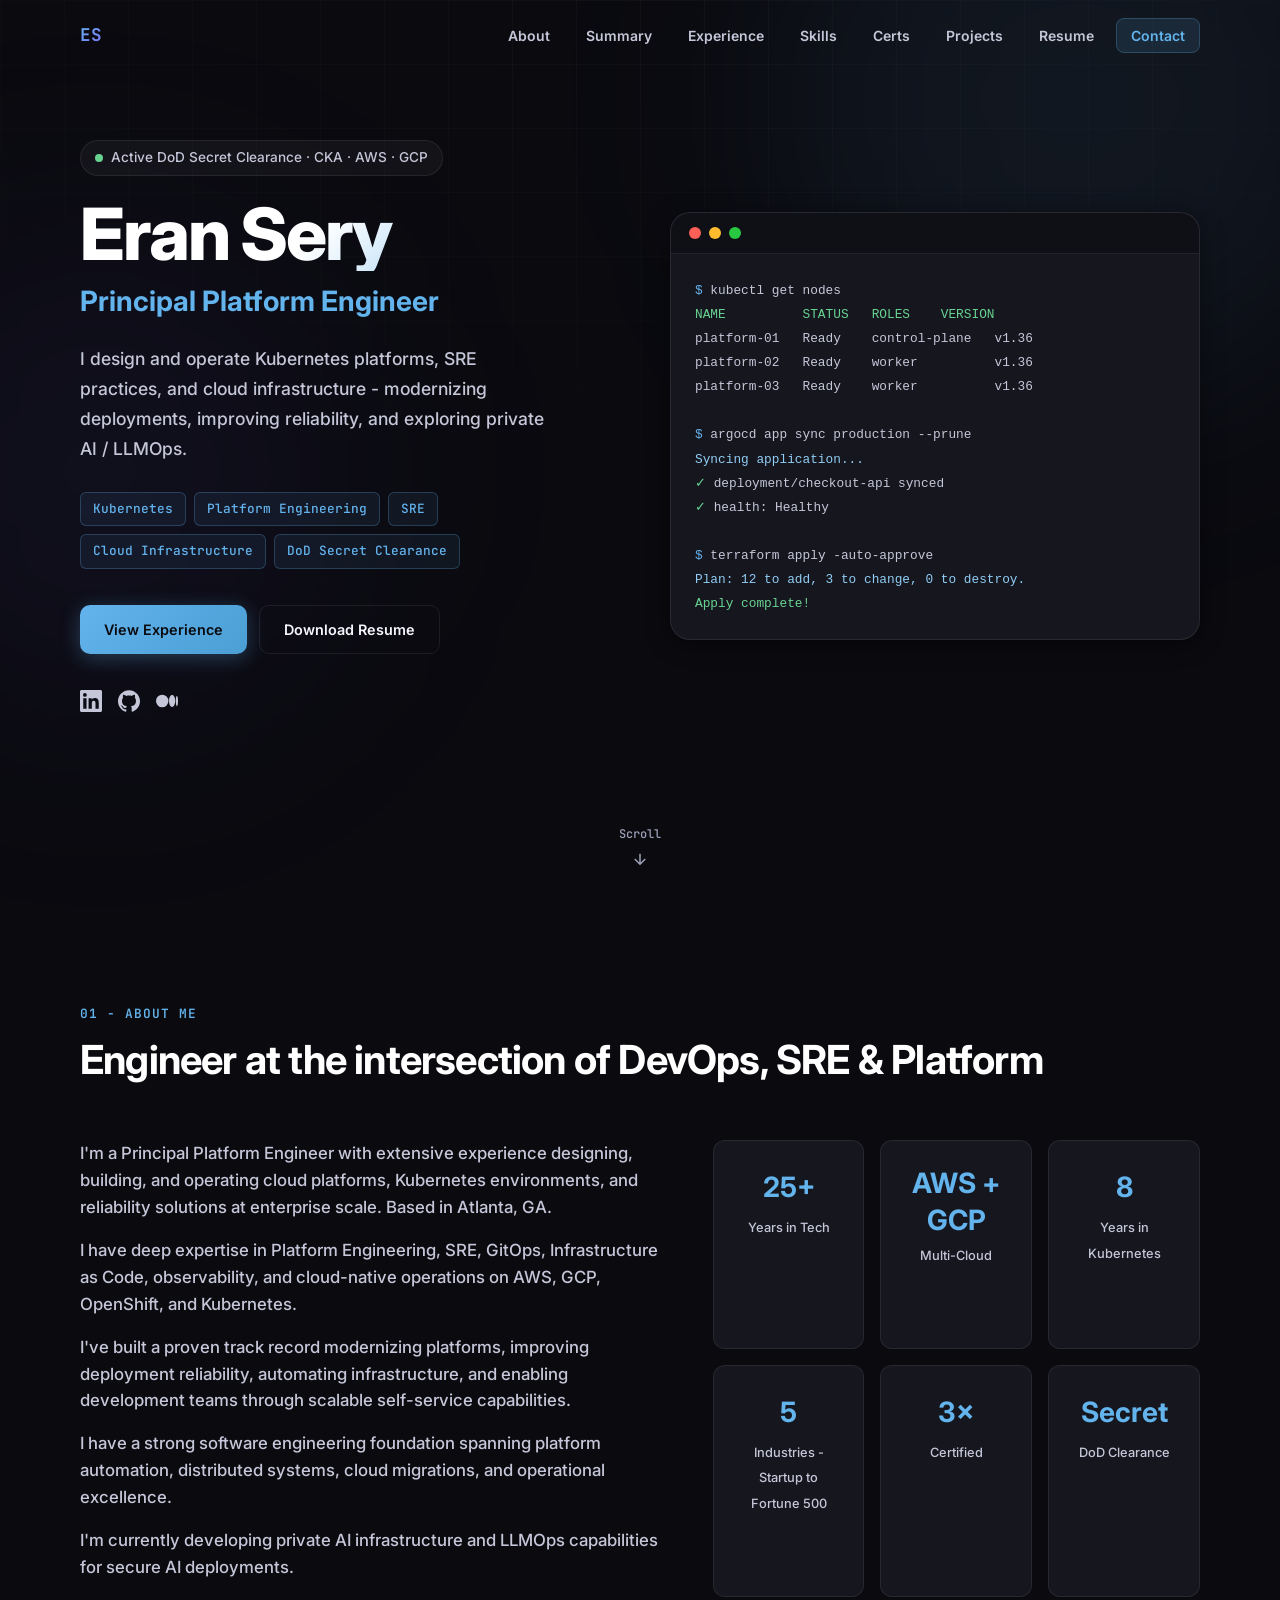
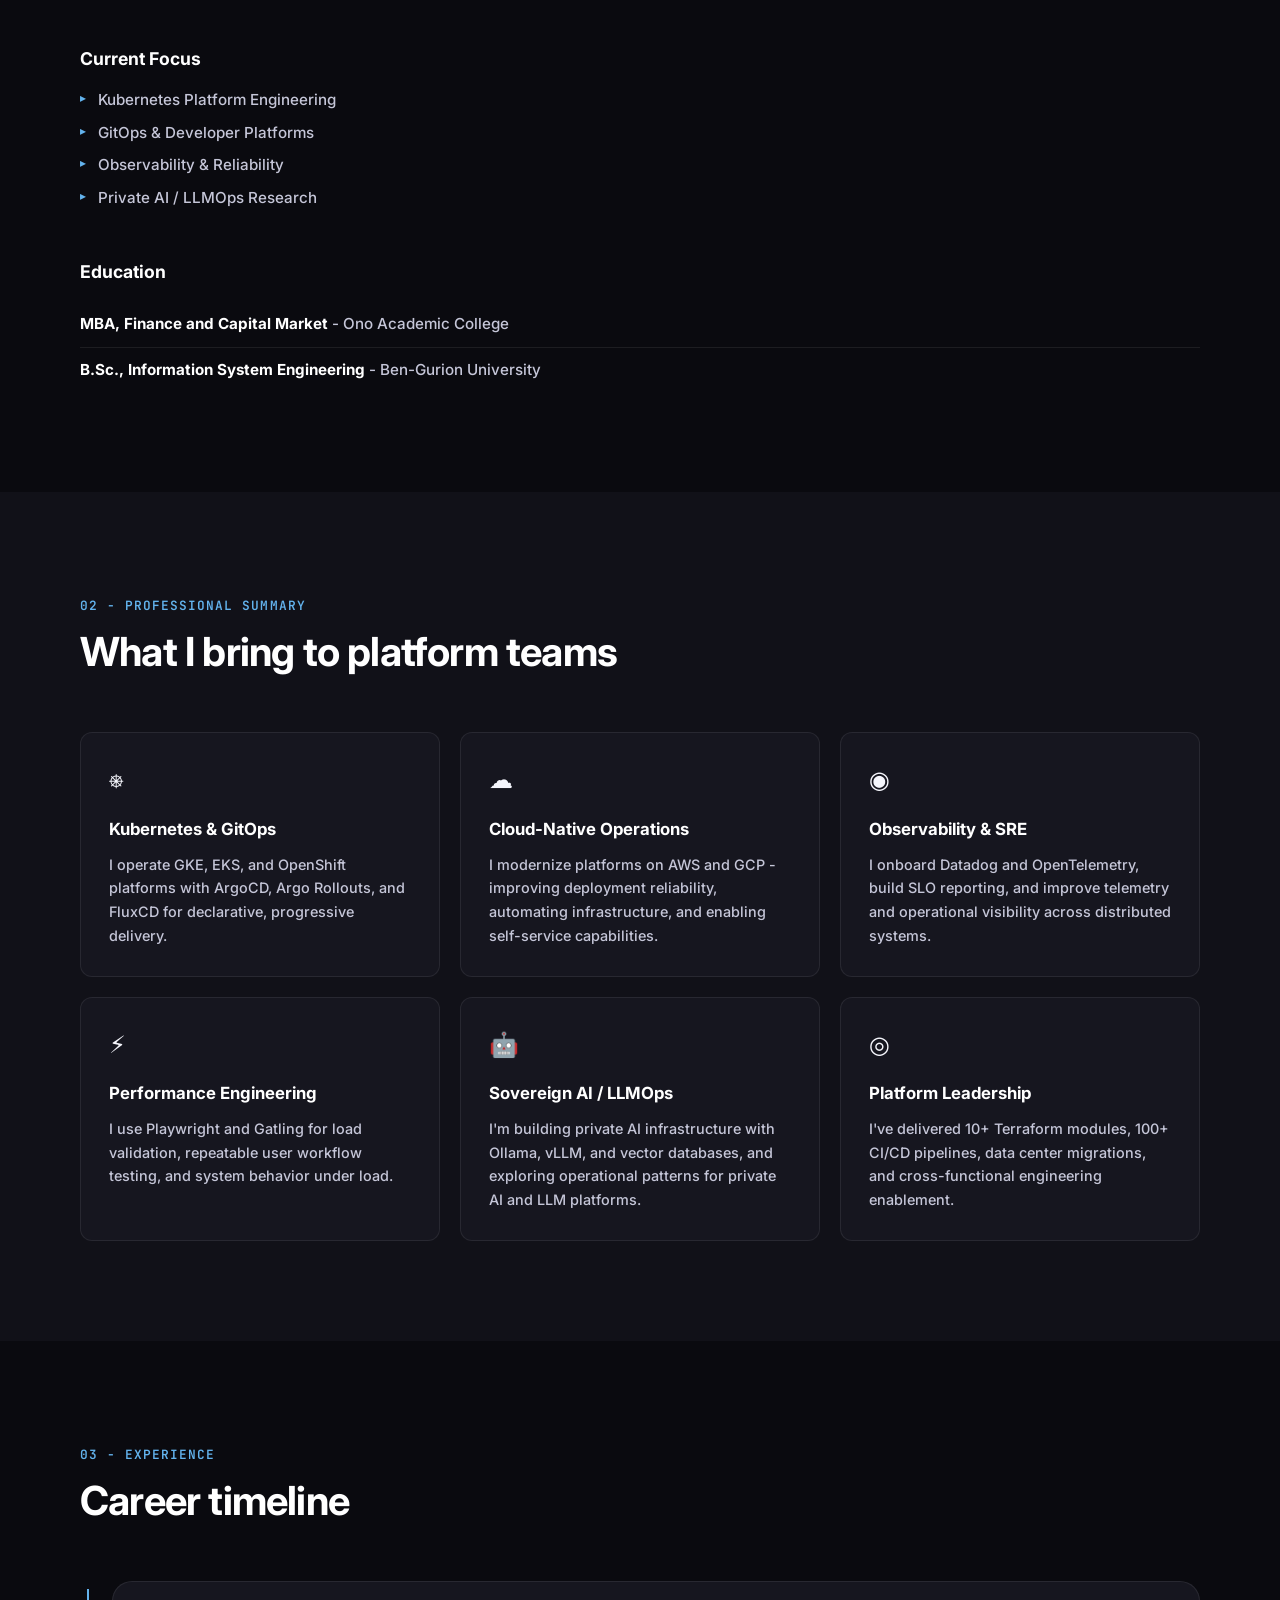
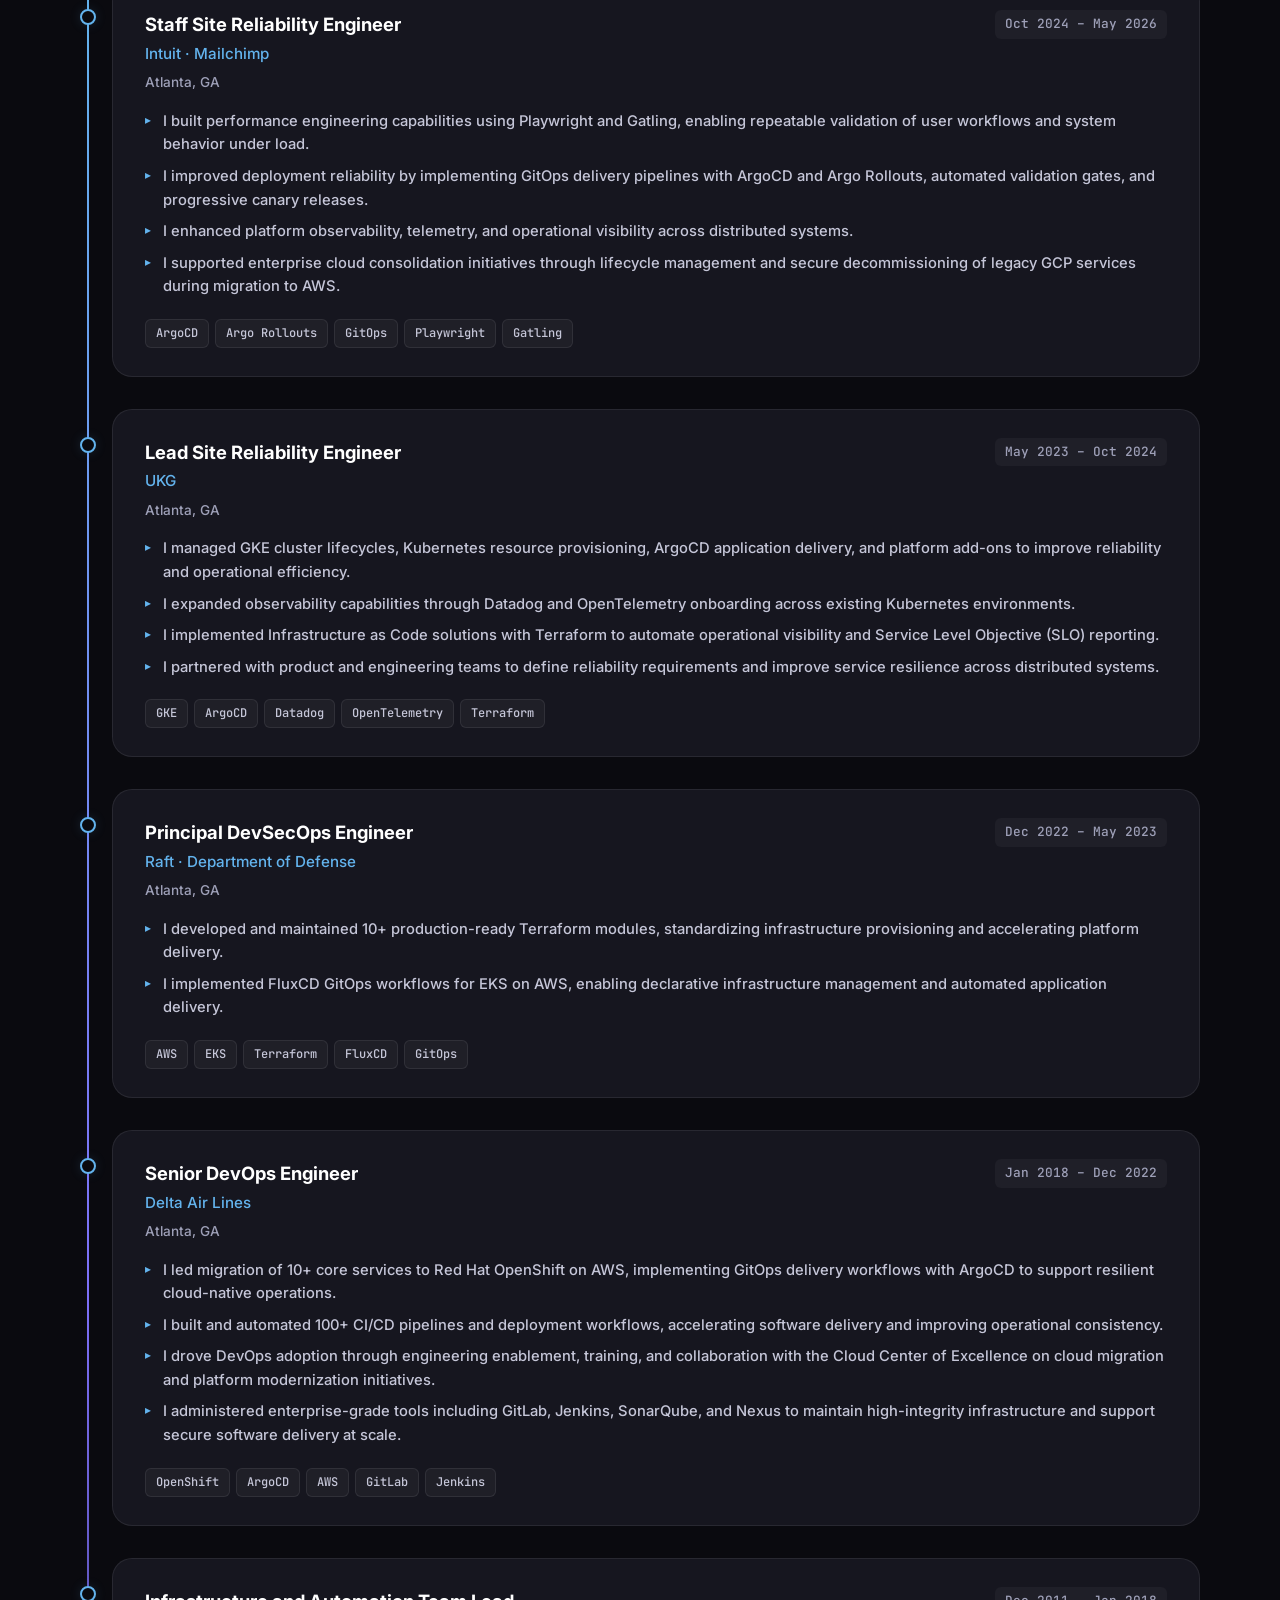
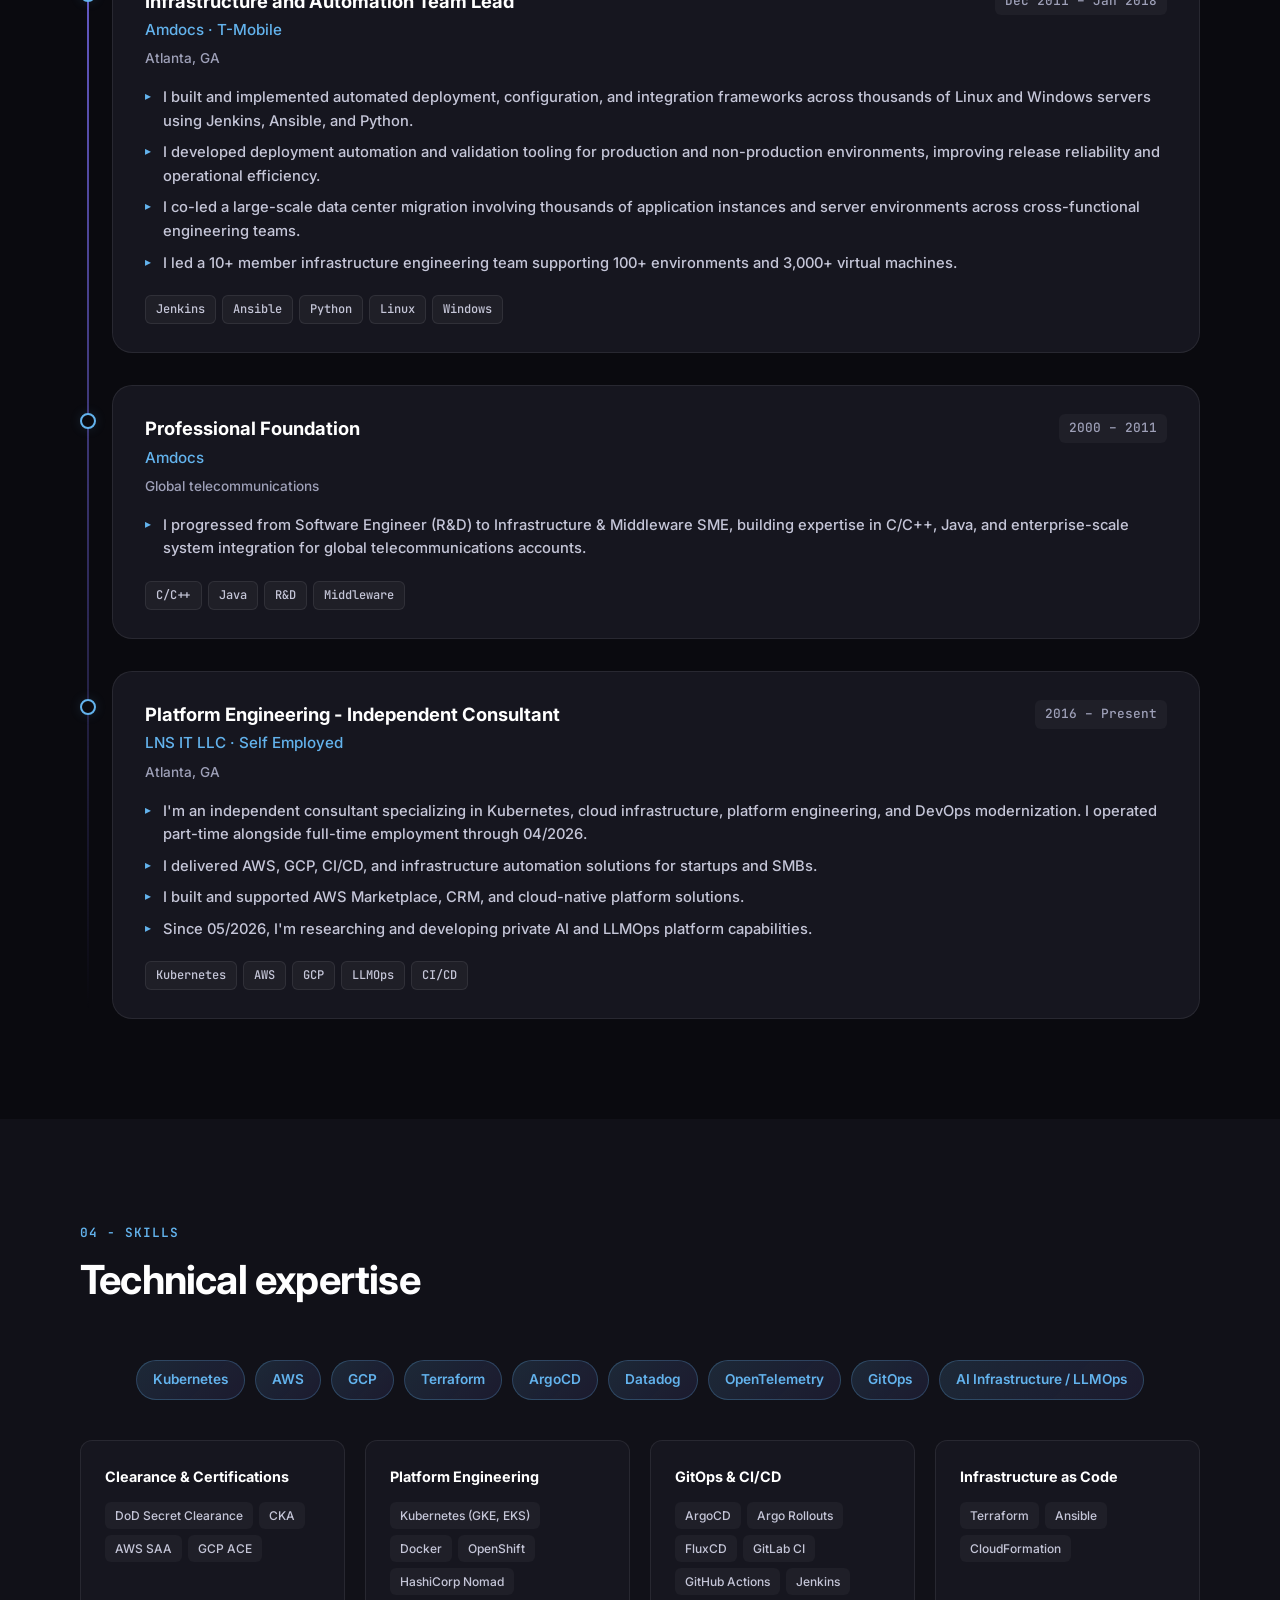
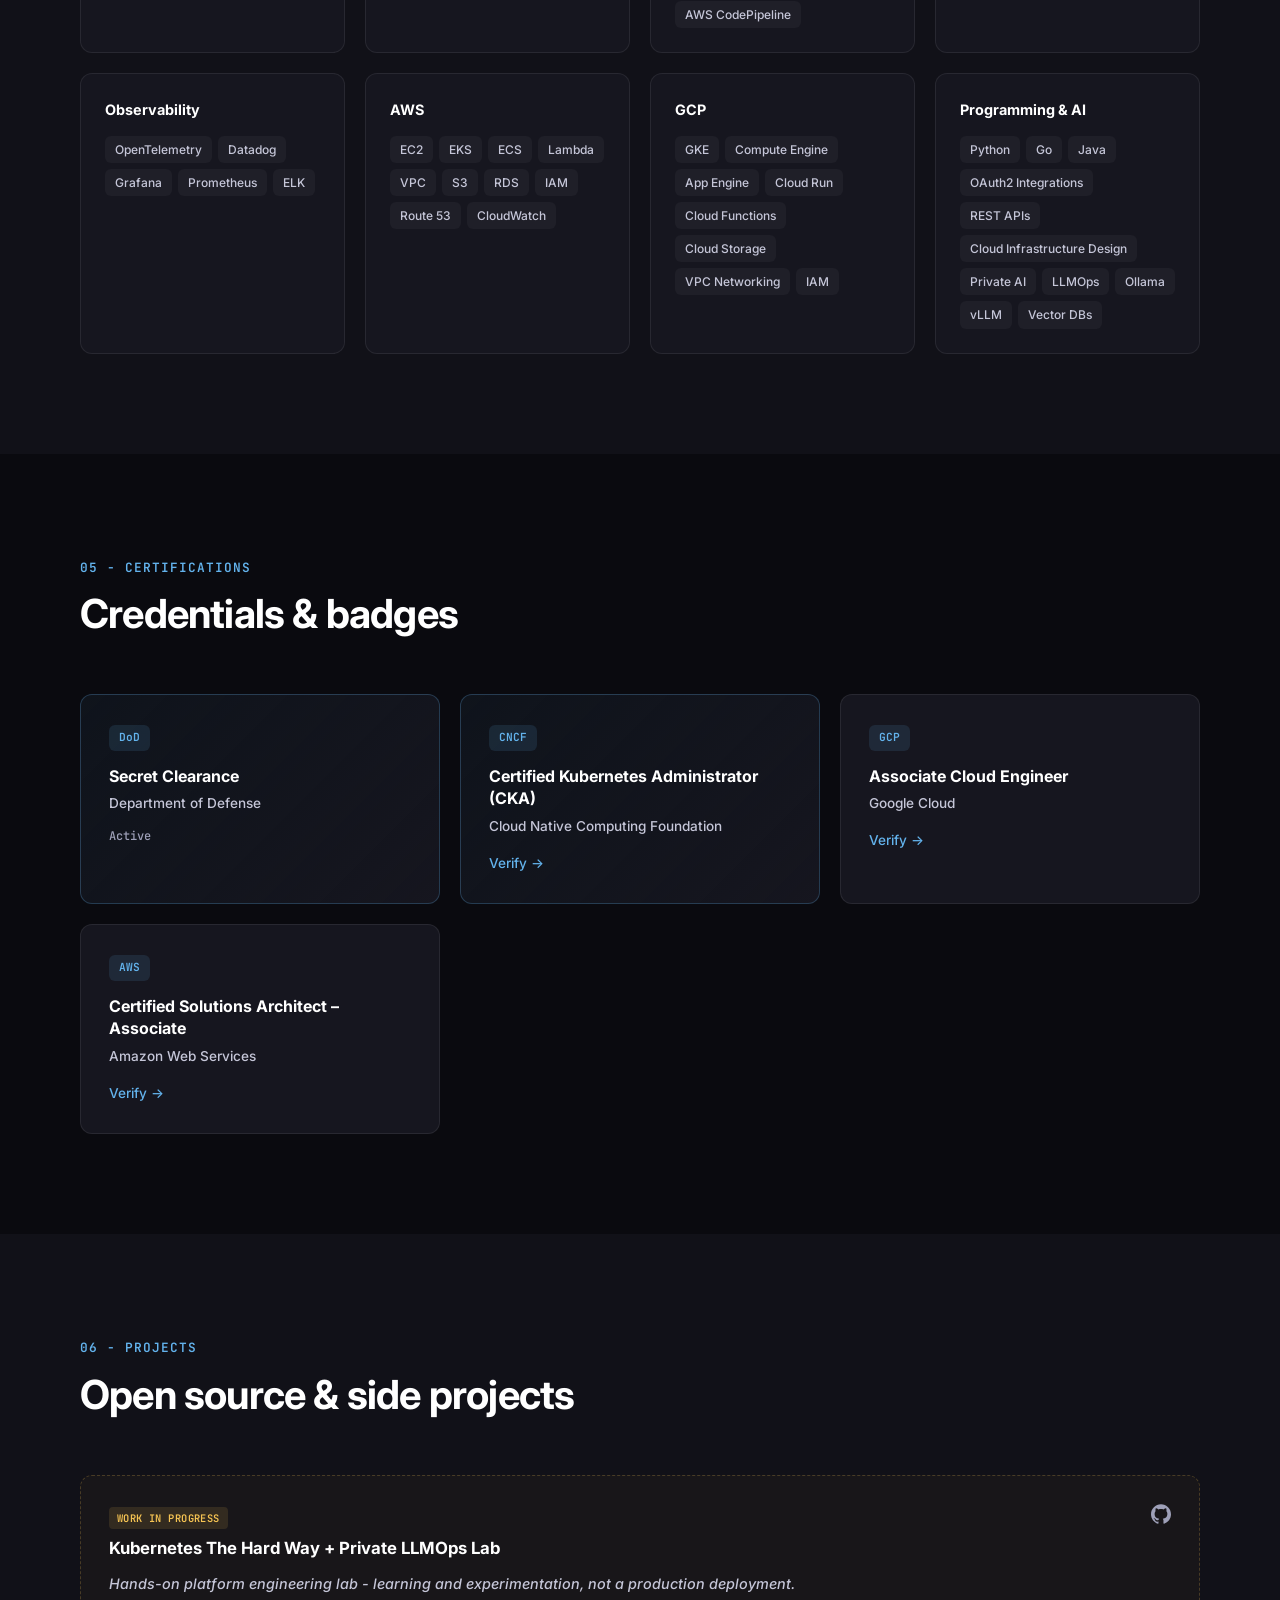
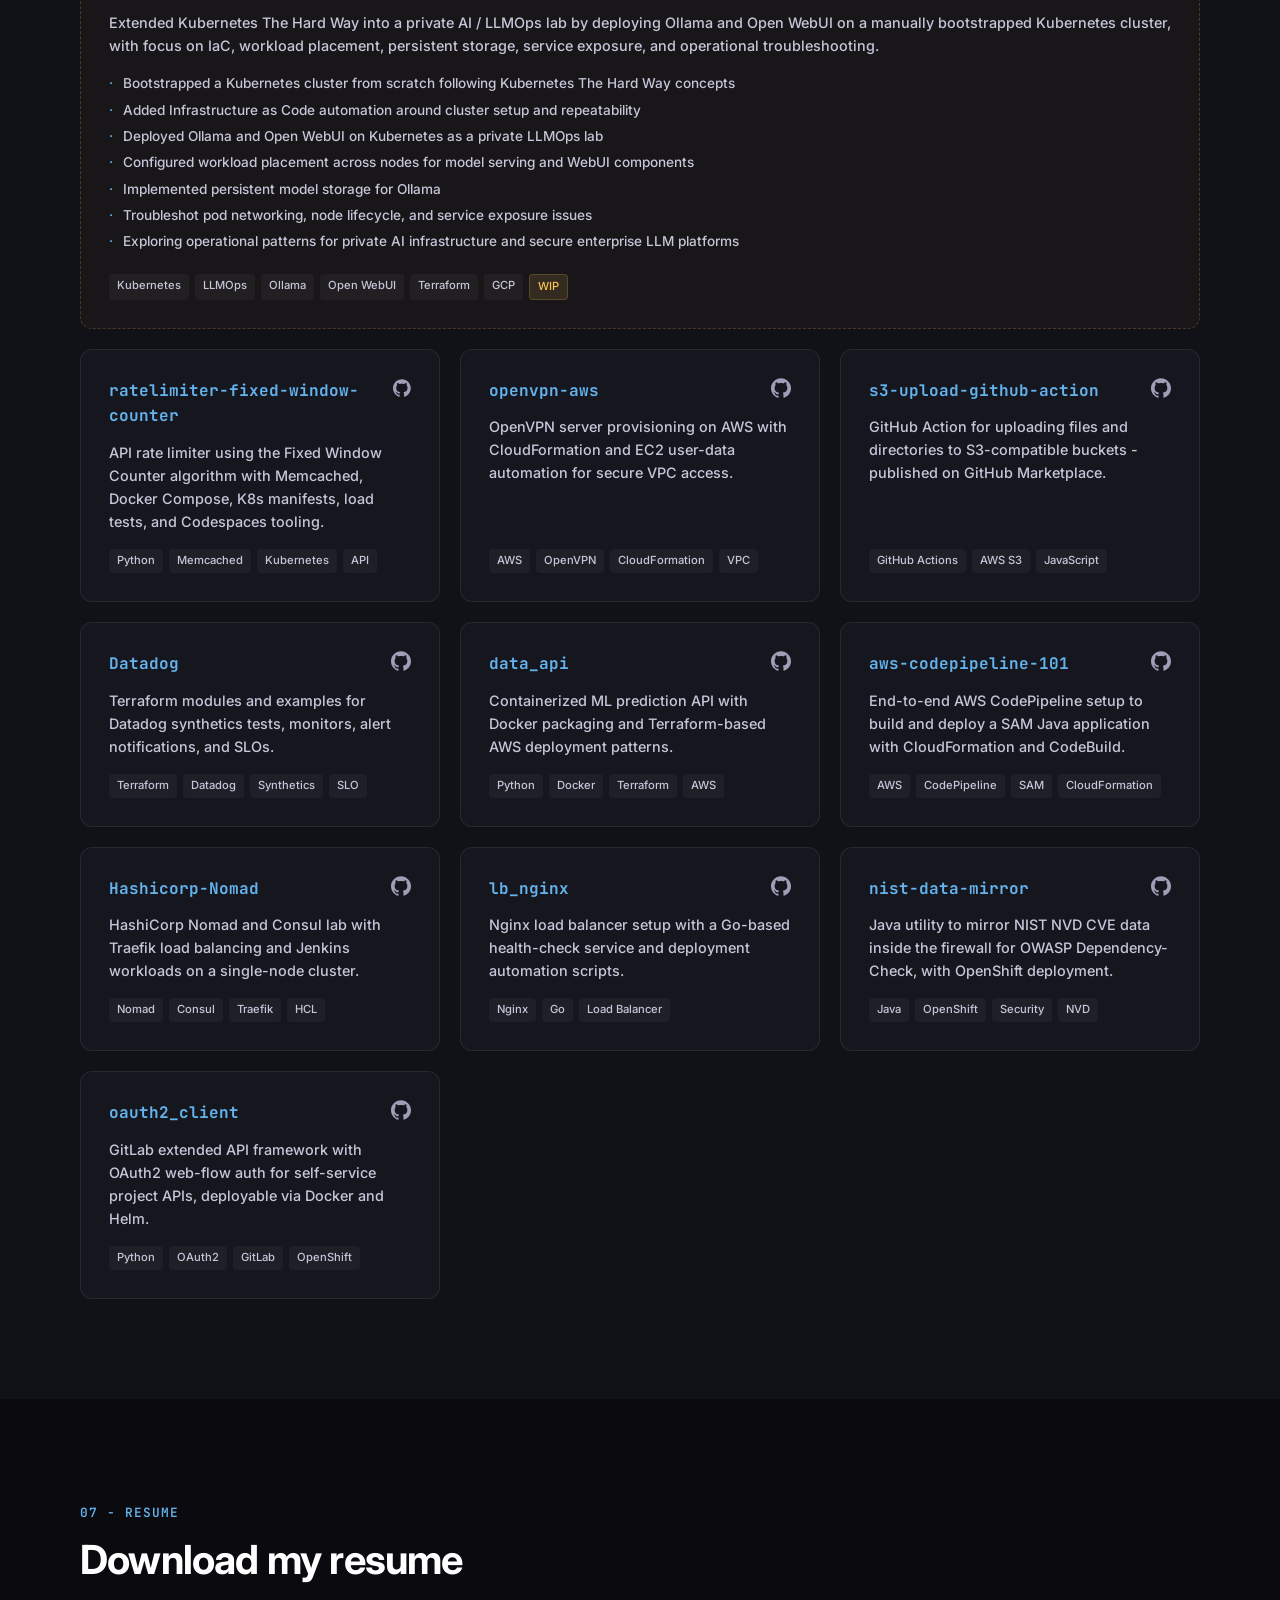
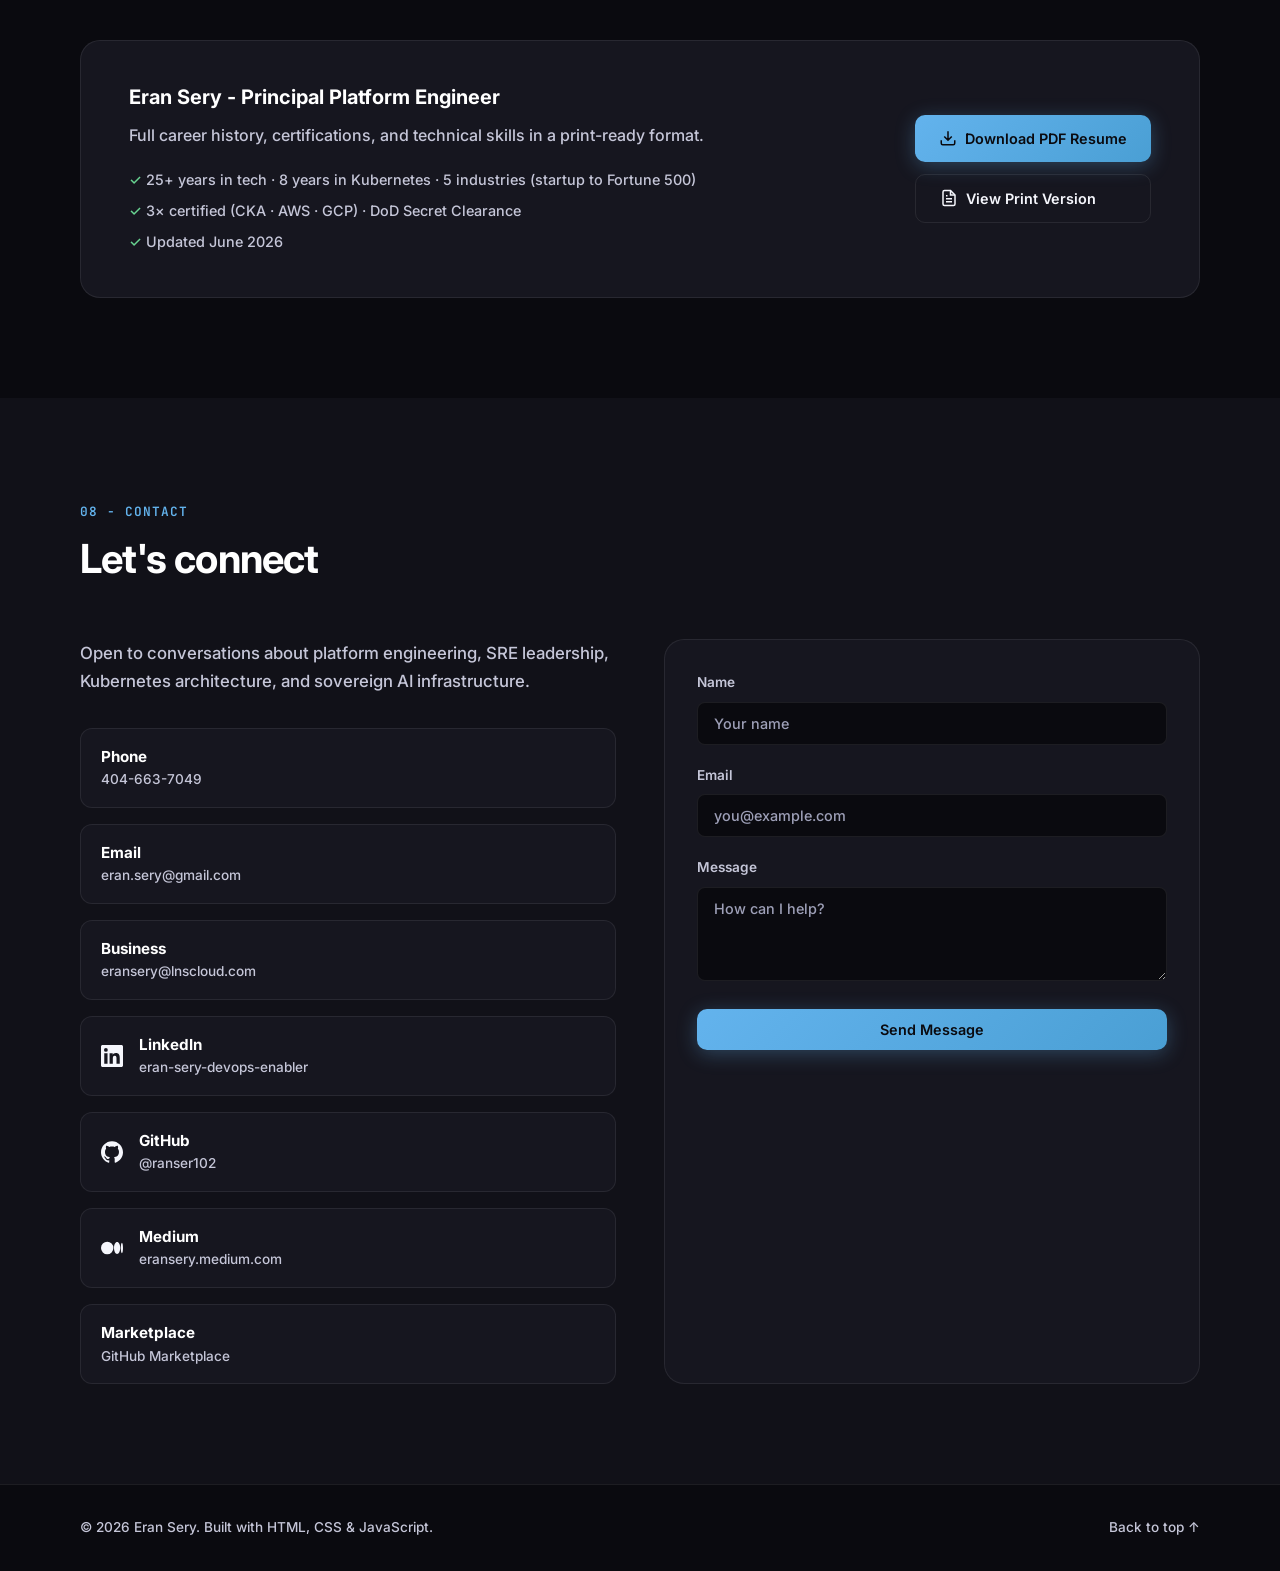
<file: index.html>
<!DOCTYPE html>
<html lang="en">
<head>
  <meta charset="UTF-8">
  <meta name="viewport" content="width=device-width, initial-scale=1.0">
  <meta name="description" content="Eran Sery - Principal Platform Engineer specializing in Kubernetes, Platform Engineering, SRE, and Cloud Infrastructure.">
  <meta name="author" content="Eran Sery">
  <meta property="og:title" content="Eran Sery | Principal Platform Engineer">
  <meta property="og:description" content="Kubernetes, Platform Engineering, SRE, Cloud Infrastructure, GitOps, and AI Infrastructure.">
  <meta property="og:type" content="website">
  <title>Eran Sery | Principal Platform Engineer</title>
  <link rel="icon" href="assets/favicon.svg" type="image/svg+xml">
  <link rel="preconnect" href="https://fonts.googleapis.com">
  <link rel="preconnect" href="https://fonts.gstatic.com" crossorigin>
  <link href="https://fonts.googleapis.com/css2?family=Inter:wght@400;500;600;700;800&family=JetBrains+Mono:wght@400;500;600&display=swap" rel="stylesheet">
  <link rel="stylesheet" href="styles.css">
</head>
<body>
  <div class="bg-grid" aria-hidden="true"></div>
  <div class="bg-glow bg-glow--1" aria-hidden="true"></div>
  <div class="bg-glow bg-glow--2" aria-hidden="true"></div>

  <header class="header" id="header">
    <nav class="nav container" aria-label="Primary">
      <a href="#hero" class="nav__logo">ES</a>
      <button class="nav__toggle" id="nav-toggle" aria-label="Toggle navigation" aria-expanded="false">
        <span></span>
        <span></span>
        <span></span>
      </button>
      <ul class="nav__links" id="nav-links">
        <li><a href="#about">About</a></li>
        <li><a href="#summary">Summary</a></li>
        <li><a href="#experience">Experience</a></li>
        <li><a href="#skills">Skills</a></li>
        <li><a href="#certifications">Certs</a></li>
        <li><a href="#projects">Projects</a></li>
        <li><a href="#resume">Resume</a></li>
        <li><a href="#contact" class="nav__cta">Contact</a></li>
      </ul>
    </nav>
  </header>

  <main>
    <!-- Hero -->
    <section class="hero section" id="hero">
      <div class="container hero__inner">
        <div class="hero__content">
          <p class="hero__eyebrow">
            <span class="status-dot"></span>
            Active DoD Secret Clearance · CKA · AWS · GCP
          </p>
          <h1 class="hero__title">
            Eran Sery
          </h1>
          <p class="hero__subtitle">Principal Platform Engineer</p>
          <p class="hero__tagline">
            I design and operate Kubernetes platforms, SRE practices, and cloud infrastructure -
            modernizing deployments, improving reliability, and exploring private AI / LLMOps.
          </p>
          <div class="hero__focus">
            <span>Kubernetes</span>
            <span>Platform Engineering</span>
            <span>SRE</span>
            <span>Cloud Infrastructure</span>
            <span>DoD Secret Clearance</span>
          </div>
          <div class="hero__actions">
            <a href="#experience" class="btn btn--primary">View Experience</a>
            <a href="assets/Eran-Sery-CV.pdf" class="btn btn--ghost" download>Download Resume</a>
          </div>
          <div class="hero__social">
            <a href="https://linkedin.com/in/eran-sery-devops-enabler" target="_blank" rel="noopener noreferrer" aria-label="LinkedIn">
              <svg viewBox="0 0 24 24" fill="currentColor" aria-hidden="true"><path d="M20.447 20.452h-3.554v-5.569c0-1.328-.027-3.037-1.852-3.037-1.853 0-2.136 1.445-2.136 2.939v5.667H9.351V9h3.414v1.561h.046c.477-.9 1.637-1.85 3.37-1.85 3.601 0 4.267 2.37 4.267 5.455v6.286zM5.337 7.433a2.062 2.062 0 01-2.063-2.065 2.064 2.064 0 114.126 0 2.063 2.063 0 01-2.063 2.065zm1.782 13.019H3.555V9h3.564v11.452zM22.225 0H1.771C.792 0 0 .774 0 1.729v20.542C0 23.227.792 24 1.771 24h20.451C23.2 24 24 23.227 24 22.271V1.729C24 .774 23.2 0 22.222 0h.003z"/></svg>
            </a>
            <a href="https://github.com/ranser102" target="_blank" rel="noopener noreferrer" aria-label="GitHub">
              <svg viewBox="0 0 24 24" fill="currentColor" aria-hidden="true"><path d="M12 .297c-6.63 0-12 5.373-12 12 0 5.303 3.438 9.8 8.205 11.385.6.113.82-.258.82-.577 0-.285-.01-1.04-.015-2.04-3.338.724-4.042-1.61-4.042-1.61C4.422 18.07 3.633 17.7 3.633 17.7c-1.087-.744.084-.729.084-.729 1.205.084 1.838 1.236 1.838 1.236 1.07 1.835 2.809 1.305 3.495.998.108-.776.417-1.305.76-1.605-2.665-.3-5.466-1.332-5.466-5.93 0-1.31.465-2.38 1.235-3.22-.135-.303-.54-1.523.105-3.176 0 0 1.005-.322 3.3 1.23.96-.267 1.98-.399 3-.405 1.02.006 2.04.138 3 .405 2.28-1.552 3.285-1.23 3.285-1.23.645 1.653.24 2.873.12 3.176.765.84 1.23 1.91 1.23 3.22 0 4.61-2.805 5.625-5.475 5.92.42.36.81 1.096.81 2.22 0 1.606-.015 2.896-.015 3.286 0 .315.21.69.825.57C20.565 22.092 24 17.592 24 12.297c0-6.627-5.373-12-12-12"/></svg>
            </a>
            <a href="https://eransery.medium.com" target="_blank" rel="noopener noreferrer" aria-label="Medium">
              <svg viewBox="0 0 24 24" fill="currentColor" aria-hidden="true"><path d="M13.54 12a6.8 6.8 0 01-6.77 6.82A6.8 6.8 0 010 12a6.8 6.8 0 016.77-6.82A6.8 6.8 0 0113.54 12zM20.96 12c0 3.54-1.51 6.42-3.38 6.42-1.87 0-3.39-2.88-3.39-6.42s1.52-6.42 3.39-6.42 3.38 2.88 3.38 6.42M24 12c0 3.17-.53 5.75-1.19 5.75-.66 0-1.19-2.58-1.19-5.75s.53-5.75 1.19-5.75C23.47 6.25 24 8.83 24 12z"/></svg>
            </a>
          </div>
        </div>
        <div class="hero__terminal" aria-hidden="true">
          <div class="terminal">
            <div class="terminal__bar">
              <span></span><span></span><span></span>
            </div>
            <pre class="terminal__body"><code><span class="t-prompt">$</span> kubectl get nodes
<span class="t-ok">NAME</span>          <span class="t-ok">STATUS</span>   <span class="t-ok">ROLES</span>    <span class="t-ok">VERSION</span>
platform-01   Ready    control-plane   v1.36
platform-02   Ready    worker          v1.36
platform-03   Ready    worker          v1.36

<span class="t-prompt">$</span> argocd app sync production --prune
<span class="t-info">Syncing application...</span>
<span class="t-ok">✓</span> deployment/checkout-api synced
<span class="t-ok">✓</span> health: Healthy

<span class="t-prompt">$</span> terraform apply -auto-approve
<span class="t-info">Plan: 12 to add, 3 to change, 0 to destroy.</span>
<span class="t-ok">Apply complete!</span></code></pre>
          </div>
        </div>
      </div>
      <a href="#about" class="hero__scroll" aria-label="Scroll to about section">
        <span>Scroll</span>
        <svg viewBox="0 0 24 24" fill="none" stroke="currentColor" stroke-width="2"><path d="M12 5v14M5 12l7 7 7-7"/></svg>
      </a>
    </section>

    <!-- About -->
    <section class="section" id="about">
      <div class="container">
        <div class="section__header">
          <span class="section__label">01 - About Me</span>
          <h2 class="section__title">Engineer at the intersection of DevOps, SRE &amp; Platform</h2>
        </div>
        <div class="about__grid">
          <div class="about__text">
            <p>
              I'm a Principal Platform Engineer with extensive experience designing, building, and operating cloud platforms,
              Kubernetes environments, and reliability solutions at enterprise scale. Based in Atlanta, GA.
            </p>
            <p>
              I have deep expertise in Platform Engineering, SRE, GitOps, Infrastructure as Code, observability,
              and cloud-native operations on AWS, GCP, OpenShift, and Kubernetes.
            </p>
            <p>
              I've built a proven track record modernizing platforms, improving deployment reliability, automating infrastructure, and
              enabling development teams through scalable self-service capabilities.
            </p>
            <p>
              I have a strong software engineering foundation spanning platform automation, distributed systems,
              cloud migrations, and operational excellence.
            </p>
            <p>
              I'm currently developing private AI infrastructure and LLMOps capabilities for secure AI deployments.
            </p>
          </div>
          <div class="about__stats">
            <div class="stat-card">
              <span class="stat-card__value">25+</span>
              <span class="stat-card__label">Years in Tech</span>
            </div>
            <div class="stat-card">
              <span class="stat-card__value stat-card__value--text">AWS + GCP</span>
              <span class="stat-card__label">Multi-Cloud</span>
            </div>
            <div class="stat-card">
              <span class="stat-card__value">8</span>
              <span class="stat-card__label">Years in Kubernetes</span>
            </div>
            <div class="stat-card">
              <span class="stat-card__value">5</span>
              <span class="stat-card__label">Industries - Startup to Fortune 500</span>
            </div>
            <div class="stat-card">
              <span class="stat-card__value">3×</span>
              <span class="stat-card__label">Certified</span>
            </div>
            <div class="stat-card">
              <span class="stat-card__value">Secret</span>
              <span class="stat-card__label">DoD Clearance</span>
            </div>
          </div>
        </div>
        <div class="about__focus">
          <h3>Current Focus</h3>
          <ul>
            <li>Kubernetes Platform Engineering</li>
            <li>GitOps &amp; Developer Platforms</li>
            <li>Observability &amp; Reliability</li>
            <li>Private AI / LLMOps Research</li>
          </ul>
        </div>
        <div class="about__education">
          <h3>Education</h3>
          <ul>
            <li>
              <strong>MBA, Finance and Capital Market</strong> - Ono Academic College
            </li>
            <li>
              <strong>B.Sc., Information System Engineering</strong> - Ben-Gurion University
            </li>
          </ul>
        </div>
      </div>
    </section>

    <!-- Summary -->
    <section class="section section--alt" id="summary">
      <div class="container">
        <div class="section__header">
          <span class="section__label">02 - Professional Summary</span>
          <h2 class="section__title">What I bring to platform teams</h2>
        </div>
        <div class="summary__grid">
          <article class="summary-card">
            <div class="summary-card__icon">⎈</div>
            <h3>Kubernetes &amp; GitOps</h3>
            <p>I operate GKE, EKS, and OpenShift platforms with ArgoCD, Argo Rollouts, and FluxCD for declarative, progressive delivery.</p>
          </article>
          <article class="summary-card">
            <div class="summary-card__icon">☁</div>
            <h3>Cloud-Native Operations</h3>
            <p>I modernize platforms on AWS and GCP - improving deployment reliability, automating infrastructure, and enabling self-service capabilities.</p>
          </article>
          <article class="summary-card">
            <div class="summary-card__icon">◉</div>
            <h3>Observability &amp; SRE</h3>
            <p>I onboard Datadog and OpenTelemetry, build SLO reporting, and improve telemetry and operational visibility across distributed systems.</p>
          </article>
          <article class="summary-card">
            <div class="summary-card__icon">⚡</div>
            <h3>Performance Engineering</h3>
            <p>I use Playwright and Gatling for load validation, repeatable user workflow testing, and system behavior under load.</p>
          </article>
          <article class="summary-card">
            <div class="summary-card__icon">🤖</div>
            <h3>Sovereign AI / LLMOps</h3>
            <p>I'm building private AI infrastructure with Ollama, vLLM, and vector databases, and exploring operational patterns for private AI and LLM platforms.</p>
          </article>
          <article class="summary-card">
            <div class="summary-card__icon">◎</div>
            <h3>Platform Leadership</h3>
            <p>I've delivered 10+ Terraform modules, 100+ CI/CD pipelines, data center migrations, and cross-functional engineering enablement.</p>
          </article>
        </div>
      </div>
    </section>

    <!-- Experience -->
    <section class="section" id="experience">
      <div class="container">
        <div class="section__header">
          <span class="section__label">03 - Experience</span>
          <h2 class="section__title">Career timeline</h2>
        </div>
        <div class="timeline">
          <article class="exp-card">
            <div class="exp-card__marker"></div>
            <div class="exp-card__content">
              <div class="exp-card__header">
                <div>
                  <h3>Staff Site Reliability Engineer</h3>
                  <p class="exp-card__company">Intuit · Mailchimp</p>
                </div>
                <span class="exp-card__date">Oct 2024 – May 2026</span>
              </div>
              <p class="exp-card__location">Atlanta, GA</p>
              <ul>
                <li>I built performance engineering capabilities using Playwright and Gatling, enabling repeatable validation of user workflows and system behavior under load.</li>
                <li>I improved deployment reliability by implementing GitOps delivery pipelines with ArgoCD and Argo Rollouts, automated validation gates, and progressive canary releases.</li>
                <li>I enhanced platform observability, telemetry, and operational visibility across distributed systems.</li>
                <li>I supported enterprise cloud consolidation initiatives through lifecycle management and secure decommissioning of legacy GCP services during migration to AWS.</li>
              </ul>
              <div class="exp-card__tags">
                <span>ArgoCD</span><span>Argo Rollouts</span><span>GitOps</span><span>Playwright</span><span>Gatling</span>
              </div>
            </div>
          </article>

          <article class="exp-card">
            <div class="exp-card__marker"></div>
            <div class="exp-card__content">
              <div class="exp-card__header">
                <div>
                  <h3>Lead Site Reliability Engineer</h3>
                  <p class="exp-card__company">UKG</p>
                </div>
                <span class="exp-card__date">May 2023 – Oct 2024</span>
              </div>
              <p class="exp-card__location">Atlanta, GA</p>
              <ul>
                <li>I managed GKE cluster lifecycles, Kubernetes resource provisioning, ArgoCD application delivery, and platform add-ons to improve reliability and operational efficiency.</li>
                <li>I expanded observability capabilities through Datadog and OpenTelemetry onboarding across existing Kubernetes environments.</li>
                <li>I implemented Infrastructure as Code solutions with Terraform to automate operational visibility and Service Level Objective (SLO) reporting.</li>
                <li>I partnered with product and engineering teams to define reliability requirements and improve service resilience across distributed systems.</li>
              </ul>
              <div class="exp-card__tags">
                <span>GKE</span><span>ArgoCD</span><span>Datadog</span><span>OpenTelemetry</span><span>Terraform</span>
              </div>
            </div>
          </article>

          <article class="exp-card">
            <div class="exp-card__marker"></div>
            <div class="exp-card__content">
              <div class="exp-card__header">
                <div>
                  <h3>Principal DevSecOps Engineer</h3>
                  <p class="exp-card__company">Raft · Department of Defense</p>
                </div>
                <span class="exp-card__date">Dec 2022 – May 2023</span>
              </div>
              <p class="exp-card__location">Atlanta, GA</p>
              <ul>
                <li>I developed and maintained 10+ production-ready Terraform modules, standardizing infrastructure provisioning and accelerating platform delivery.</li>
                <li>I implemented FluxCD GitOps workflows for EKS on AWS, enabling declarative infrastructure management and automated application delivery.</li>
              </ul>
              <div class="exp-card__tags">
                <span>AWS</span><span>EKS</span><span>Terraform</span><span>FluxCD</span><span>GitOps</span>
              </div>
            </div>
          </article>

          <article class="exp-card">
            <div class="exp-card__marker"></div>
            <div class="exp-card__content">
              <div class="exp-card__header">
                <div>
                  <h3>Senior DevOps Engineer</h3>
                  <p class="exp-card__company">Delta Air Lines</p>
                </div>
                <span class="exp-card__date">Jan 2018 – Dec 2022</span>
              </div>
              <p class="exp-card__location">Atlanta, GA</p>
              <ul>
                <li>I led migration of 10+ core services to Red Hat OpenShift on AWS, implementing GitOps delivery workflows with ArgoCD to support resilient cloud-native operations.</li>
                <li>I built and automated 100+ CI/CD pipelines and deployment workflows, accelerating software delivery and improving operational consistency.</li>
                <li>I drove DevOps adoption through engineering enablement, training, and collaboration with the Cloud Center of Excellence on cloud migration and platform modernization initiatives.</li>
                <li>I administered enterprise-grade tools including GitLab, Jenkins, SonarQube, and Nexus to maintain high-integrity infrastructure and support secure software delivery at scale.</li>
              </ul>
              <div class="exp-card__tags">
                <span>OpenShift</span><span>ArgoCD</span><span>AWS</span><span>GitLab</span><span>Jenkins</span>
              </div>
            </div>
          </article>

          <article class="exp-card">
            <div class="exp-card__marker"></div>
            <div class="exp-card__content">
              <div class="exp-card__header">
                <div>
                  <h3>Infrastructure and Automation Team Lead</h3>
                  <p class="exp-card__company">Amdocs · T-Mobile</p>
                </div>
                <span class="exp-card__date">Dec 2011 – Jan 2018</span>
              </div>
              <p class="exp-card__location">Atlanta, GA</p>
              <ul>
                <li>I built and implemented automated deployment, configuration, and integration frameworks across thousands of Linux and Windows servers using Jenkins, Ansible, and Python.</li>
                <li>I developed deployment automation and validation tooling for production and non-production environments, improving release reliability and operational efficiency.</li>
                <li>I co-led a large-scale data center migration involving thousands of application instances and server environments across cross-functional engineering teams.</li>
                <li>I led a 10+ member infrastructure engineering team supporting 100+ environments and 3,000+ virtual machines.</li>
              </ul>
              <div class="exp-card__tags">
                <span>Jenkins</span><span>Ansible</span><span>Python</span><span>Linux</span><span>Windows</span>
              </div>
            </div>
          </article>

          <article class="exp-card">
            <div class="exp-card__marker"></div>
            <div class="exp-card__content">
              <div class="exp-card__header">
                <div>
                  <h3>Professional Foundation</h3>
                  <p class="exp-card__company">Amdocs</p>
                </div>
                <span class="exp-card__date">2000 – 2011</span>
              </div>
              <p class="exp-card__location">Global telecommunications</p>
              <ul>
                <li>I progressed from Software Engineer (R&amp;D) to Infrastructure &amp; Middleware SME, building expertise in C/C++, Java, and enterprise-scale system integration for global telecommunications accounts.</li>
              </ul>
              <div class="exp-card__tags">
                <span>C/C++</span><span>Java</span><span>R&amp;D</span><span>Middleware</span>
              </div>
            </div>
          </article>

          <article class="exp-card">
            <div class="exp-card__marker"></div>
            <div class="exp-card__content">
              <div class="exp-card__header">
                <div>
                  <h3>Platform Engineering - Independent Consultant</h3>
                  <p class="exp-card__company">LNS IT LLC · Self Employed</p>
                </div>
                <span class="exp-card__date">2016 – Present</span>
              </div>
              <p class="exp-card__location">Atlanta, GA</p>
              <ul>
                <li>I'm an independent consultant specializing in Kubernetes, cloud infrastructure, platform engineering, and DevOps modernization. I operated part-time alongside full-time employment through 04/2026.</li>
                <li>I delivered AWS, GCP, CI/CD, and infrastructure automation solutions for startups and SMBs.</li>
                <li>I built and supported AWS Marketplace, CRM, and cloud-native platform solutions.</li>
                <li>Since 05/2026, I'm researching and developing private AI and LLMOps platform capabilities.</li>
              </ul>
              <div class="exp-card__tags">
                <span>Kubernetes</span><span>AWS</span><span>GCP</span><span>LLMOps</span><span>CI/CD</span>
              </div>
            </div>
          </article>
        </div>
      </div>
    </section>

    <!-- Skills -->
    <section class="section section--alt" id="skills">
      <div class="container">
        <div class="section__header">
          <span class="section__label">04 - Skills</span>
          <h2 class="section__title">Technical expertise</h2>
        </div>
        <div class="skills__highlight">
          <span class="skill-pill skill-pill--featured">Kubernetes</span>
          <span class="skill-pill skill-pill--featured">AWS</span>
          <span class="skill-pill skill-pill--featured">GCP</span>
          <span class="skill-pill skill-pill--featured">Terraform</span>
          <span class="skill-pill skill-pill--featured">ArgoCD</span>
          <span class="skill-pill skill-pill--featured">Datadog</span>
          <span class="skill-pill skill-pill--featured">OpenTelemetry</span>
          <span class="skill-pill skill-pill--featured">GitOps</span>
          <span class="skill-pill skill-pill--featured">AI Infrastructure / LLMOps</span>
        </div>
        <div class="skills__grid">
          <div class="skills-group">
            <h3>Clearance &amp; Certifications</h3>
            <div class="skills-group__tags">
              <span>DoD Secret Clearance</span><span>CKA</span><span>AWS SAA</span><span>GCP ACE</span>
            </div>
          </div>
          <div class="skills-group">
            <h3>Platform Engineering</h3>
            <div class="skills-group__tags">
              <span>Kubernetes (GKE, EKS)</span><span>Docker</span><span>OpenShift</span><span>HashiCorp Nomad</span>
            </div>
          </div>
          <div class="skills-group">
            <h3>GitOps &amp; CI/CD</h3>
            <div class="skills-group__tags">
              <span>ArgoCD</span><span>Argo Rollouts</span><span>FluxCD</span><span>GitLab CI</span>
              <span>GitHub Actions</span><span>Jenkins</span><span>AWS CodePipeline</span>
            </div>
          </div>
          <div class="skills-group">
            <h3>Infrastructure as Code</h3>
            <div class="skills-group__tags">
              <span>Terraform</span><span>Ansible</span><span>CloudFormation</span>
            </div>
          </div>
          <div class="skills-group">
            <h3>Observability</h3>
            <div class="skills-group__tags">
              <span>OpenTelemetry</span><span>Datadog</span><span>Grafana</span><span>Prometheus</span><span>ELK</span>
            </div>
          </div>
          <div class="skills-group">
            <h3>AWS</h3>
            <div class="skills-group__tags">
              <span>EC2</span><span>EKS</span><span>ECS</span><span>Lambda</span>
              <span>VPC</span><span>S3</span><span>RDS</span><span>IAM</span><span>Route 53</span><span>CloudWatch</span>
            </div>
          </div>
          <div class="skills-group">
            <h3>GCP</h3>
            <div class="skills-group__tags">
              <span>GKE</span><span>Compute Engine</span><span>App Engine</span><span>Cloud Run</span>
              <span>Cloud Functions</span><span>Cloud Storage</span><span>VPC Networking</span><span>IAM</span>
            </div>
          </div>
          <div class="skills-group">
            <h3>Programming &amp; AI</h3>
            <div class="skills-group__tags">
              <span>Python</span><span>Go</span><span>Java</span><span>OAuth2 Integrations</span><span>REST APIs</span><span>Cloud Infrastructure Design</span>
              <span>Private AI</span><span>LLMOps</span><span>Ollama</span><span>vLLM</span><span>Vector DBs</span>
            </div>
          </div>
        </div>
      </div>
    </section>

    <!-- Certifications -->
    <section class="section" id="certifications">
      <div class="container">
        <div class="section__header">
          <span class="section__label">05 - Certifications</span>
          <h2 class="section__title">Credentials &amp; badges</h2>
        </div>
        <div class="certs__grid">
          <article class="cert-card cert-card--primary">
            <div class="cert-card__badge">DoD</div>
            <h3>Secret Clearance</h3>
            <p>Department of Defense</p>
            <span class="cert-card__date">Active</span>
          </article>
          <article class="cert-card cert-card--primary">
            <div class="cert-card__badge">CNCF</div>
            <h3>Certified Kubernetes Administrator (CKA)</h3>
            <p>Cloud Native Computing Foundation</p>
            <a href="https://ti-user-certificates.s3.amazonaws.com/e0df7fbf-a057-42af-8a1f-590912be5460/aa1125d8-d1d3-4a9e-9c5d-a7ef5e0536e3-eran-sery-f05efac5-b2d0-4aaa-8f91-764eafb960f9-certificate.pdf" target="_blank" rel="noopener" class="cert-card__link">Verify →</a>
          </article>
          <article class="cert-card">
            <div class="cert-card__badge">GCP</div>
            <h3>Associate Cloud Engineer</h3>
            <p>Google Cloud</p>
            <a href="https://www.credly.com/badges/291c8fe2-0341-489e-a29c-e6bf28a44edb/public_url" target="_blank" rel="noopener" class="cert-card__link">Verify →</a>
          </article>
          <article class="cert-card">
            <div class="cert-card__badge">AWS</div>
            <h3>Certified Solutions Architect – Associate</h3>
            <p>Amazon Web Services</p>
            <a href="https://cp.certmetrics.com/amazon/en/public/verify/credential/XQWXBBH111EQQYWH" target="_blank" rel="noopener" class="cert-card__link">Verify →</a>
          </article>
        </div>
      </div>
    </section>

    <!-- Projects -->
    <section class="section section--alt" id="projects">
      <div class="container">
        <div class="section__header">
          <span class="section__label">06 - Projects</span>
          <h2 class="section__title">Open source &amp; side projects</h2>
        </div>
        <div class="projects__grid">
          <article class="project-card project-card--lab">
            <div class="project-card__header">
              <div class="project-card__title-group">
                <span class="project-card__badge">Work In Progress</span>
                <h3>Kubernetes The Hard Way + Private LLMOps Lab</h3>
              </div>
              <a href="https://github.com/ranser102/kubernetes-the-hard-way/tree/iac01/scripts" target="_blank" rel="noopener" aria-label="View on GitHub">
                <svg viewBox="0 0 24 24" fill="currentColor" width="20" height="20"><path d="M12 .297c-6.63 0-12 5.373-12 12 0 5.303 3.438 9.8 8.205 11.385.6.113.82-.258.82-.577 0-.285-.01-1.04-.015-2.04-3.338.724-4.042-1.61-4.042-1.61C4.422 18.07 3.633 17.7 3.633 17.7c-1.087-.744.084-.729.084-.729 1.205.084 1.838 1.236 1.838 1.236 1.07 1.835 2.809 1.305 3.495.998.108-.776.417-1.305.76-1.605-2.665-.3-5.466-1.332-5.466-5.93 0-1.31.465-2.38 1.235-3.22-.135-.303-.54-1.523.105-3.176 0 0 1.005-.322 3.3 1.23.96-.267 1.98-.399 3-.405 1.02.006 2.04.138 3 .405 2.28-1.552 3.285-1.23 3.285-1.23.645 1.653.24 2.873.12 3.176.765.84 1.23 1.91 1.23 3.22 0 4.61-2.805 5.625-5.475 5.92.42.36.81 1.096.81 2.22 0 1.606-.015 2.896-.015 3.286 0 .315.21.69.825.57C20.565 22.092 24 17.592 24 12.297c0-6.627-5.373-12-12-12"/></svg>
              </a>
            </div>
            <p class="project-card__lab-note">Hands-on platform engineering lab - learning and experimentation, not a production deployment.</p>
            <p>Extended Kubernetes The Hard Way into a private AI / LLMOps lab by deploying Ollama and Open WebUI on a manually bootstrapped Kubernetes cluster, with focus on IaC, workload placement, persistent storage, service exposure, and operational troubleshooting.</p>
            <ul class="project-card__highlights">
              <li>Bootstrapped a Kubernetes cluster from scratch following Kubernetes The Hard Way concepts</li>
              <li>Added Infrastructure as Code automation around cluster setup and repeatability</li>
              <li>Deployed Ollama and Open WebUI on Kubernetes as a private LLMOps lab</li>
              <li>Configured workload placement across nodes for model serving and WebUI components</li>
              <li>Implemented persistent model storage for Ollama</li>
              <li>Troubleshot pod networking, node lifecycle, and service exposure issues</li>
              <li>Exploring operational patterns for private AI infrastructure and secure enterprise LLM platforms</li>
            </ul>
            <div class="project-card__tags">
              <span>Kubernetes</span><span>LLMOps</span><span>Ollama</span><span>Open WebUI</span><span>Terraform</span><span>GCP</span><span class="tag--wip">WIP</span>
            </div>
          </article>

          <article class="project-card">
            <div class="project-card__header">
              <h3>ratelimiter-fixed-window-counter</h3>
              <a href="https://github.com/ranser102/ratelimiter-fixed-window-counter" target="_blank" rel="noopener" aria-label="View on GitHub">
                <svg viewBox="0 0 24 24" fill="currentColor" width="20" height="20"><path d="M12 .297c-6.63 0-12 5.373-12 12 0 5.303 3.438 9.8 8.205 11.385.6.113.82-.258.82-.577 0-.285-.01-1.04-.015-2.04-3.338.724-4.042-1.61-4.042-1.61C4.422 18.07 3.633 17.7 3.633 17.7c-1.087-.744.084-.729.084-.729 1.205.084 1.838 1.236 1.838 1.236 1.07 1.835 2.809 1.305 3.495.998.108-.776.417-1.305.76-1.605-2.665-.3-5.466-1.332-5.466-5.93 0-1.31.465-2.38 1.235-3.22-.135-.303-.54-1.523.105-3.176 0 0 1.005-.322 3.3 1.23.96-.267 1.98-.399 3-.405 1.02.006 2.04.138 3 .405 2.28-1.552 3.285-1.23 3.285-1.23.645 1.653.24 2.873.12 3.176.765.84 1.23 1.91 1.23 3.22 0 4.61-2.805 5.625-5.475 5.92.42.36.81 1.096.81 2.22 0 1.606-.015 2.896-.015 3.286 0 .315.21.69.825.57C20.565 22.092 24 17.592 24 12.297c0-6.627-5.373-12-12-12"/></svg>
              </a>
            </div>
            <p>API rate limiter using the Fixed Window Counter algorithm with Memcached, Docker Compose, K8s manifests, load tests, and Codespaces tooling.</p>
            <div class="project-card__tags">
              <span>Python</span><span>Memcached</span><span>Kubernetes</span><span>API</span>
            </div>
          </article>

          <article class="project-card">
            <div class="project-card__header">
              <h3>openvpn-aws</h3>
              <a href="https://github.com/ranser102/openvpn-aws" target="_blank" rel="noopener" aria-label="View on GitHub">
                <svg viewBox="0 0 24 24" fill="currentColor" width="20" height="20"><path d="M12 .297c-6.63 0-12 5.373-12 12 0 5.303 3.438 9.8 8.205 11.385.6.113.82-.258.82-.577 0-.285-.01-1.04-.015-2.04-3.338.724-4.042-1.61-4.042-1.61C4.422 18.07 3.633 17.7 3.633 17.7c-1.087-.744.084-.729.084-.729 1.205.084 1.838 1.236 1.838 1.236 1.07 1.835 2.809 1.305 3.495.998.108-.776.417-1.305.76-1.605-2.665-.3-5.466-1.332-5.466-5.93 0-1.31.465-2.38 1.235-3.22-.135-.303-.54-1.523.105-3.176 0 0 1.005-.322 3.3 1.23.96-.267 1.98-.399 3-.405 1.02.006 2.04.138 3 .405 2.28-1.552 3.285-1.23 3.285-1.23.645 1.653.24 2.873.12 3.176.765.84 1.23 1.91 1.23 3.22 0 4.61-2.805 5.625-5.475 5.92.42.36.81 1.096.81 2.22 0 1.606-.015 2.896-.015 3.286 0 .315.21.69.825.57C20.565 22.092 24 17.592 24 12.297c0-6.627-5.373-12-12-12"/></svg>
              </a>
            </div>
            <p>OpenVPN server provisioning on AWS with CloudFormation and EC2 user-data automation for secure VPC access.</p>
            <div class="project-card__tags">
              <span>AWS</span><span>OpenVPN</span><span>CloudFormation</span><span>VPC</span>
            </div>
          </article>

          <article class="project-card">
            <div class="project-card__header">
              <h3>s3-upload-github-action</h3>
              <a href="https://github.com/ranser102/s3-upload-github-action" target="_blank" rel="noopener" aria-label="View on GitHub">
                <svg viewBox="0 0 24 24" fill="currentColor" width="20" height="20"><path d="M12 .297c-6.63 0-12 5.373-12 12 0 5.303 3.438 9.8 8.205 11.385.6.113.82-.258.82-.577 0-.285-.01-1.04-.015-2.04-3.338.724-4.042-1.61-4.042-1.61C4.422 18.07 3.633 17.7 3.633 17.7c-1.087-.744.084-.729.084-.729 1.205.084 1.838 1.236 1.838 1.236 1.07 1.835 2.809 1.305 3.495.998.108-.776.417-1.305.76-1.605-2.665-.3-5.466-1.332-5.466-5.93 0-1.31.465-2.38 1.235-3.22-.135-.303-.54-1.523.105-3.176 0 0 1.005-.322 3.3 1.23.96-.267 1.98-.399 3-.405 1.02.006 2.04.138 3 .405 2.28-1.552 3.285-1.23 3.285-1.23.645 1.653.24 2.873.12 3.176.765.84 1.23 1.91 1.23 3.22 0 4.61-2.805 5.625-5.475 5.92.42.36.81 1.096.81 2.22 0 1.606-.015 2.896-.015 3.286 0 .315.21.69.825.57C20.565 22.092 24 17.592 24 12.297c0-6.627-5.373-12-12-12"/></svg>
              </a>
            </div>
            <p>GitHub Action for uploading files and directories to S3-compatible buckets - published on GitHub Marketplace.</p>
            <div class="project-card__tags">
              <span>GitHub Actions</span><span>AWS S3</span><span>JavaScript</span>
            </div>
          </article>

          <article class="project-card">
            <div class="project-card__header">
              <h3>Datadog</h3>
              <a href="https://github.com/ranser102/Datadog" target="_blank" rel="noopener" aria-label="View on GitHub">
                <svg viewBox="0 0 24 24" fill="currentColor" width="20" height="20"><path d="M12 .297c-6.63 0-12 5.373-12 12 0 5.303 3.438 9.8 8.205 11.385.6.113.82-.258.82-.577 0-.285-.01-1.04-.015-2.04-3.338.724-4.042-1.61-4.042-1.61C4.422 18.07 3.633 17.7 3.633 17.7c-1.087-.744.084-.729.084-.729 1.205.084 1.838 1.236 1.838 1.236 1.07 1.835 2.809 1.305 3.495.998.108-.776.417-1.305.76-1.605-2.665-.3-5.466-1.332-5.466-5.93 0-1.31.465-2.38 1.235-3.22-.135-.303-.54-1.523.105-3.176 0 0 1.005-.322 3.3 1.23.96-.267 1.98-.399 3-.405 1.02.006 2.04.138 3 .405 2.28-1.552 3.285-1.23 3.285-1.23.645 1.653.24 2.873.12 3.176.765.84 1.23 1.91 1.23 3.22 0 4.61-2.805 5.625-5.475 5.92.42.36.81 1.096.81 2.22 0 1.606-.015 2.896-.015 3.286 0 .315.21.69.825.57C20.565 22.092 24 17.592 24 12.297c0-6.627-5.373-12-12-12"/></svg>
              </a>
            </div>
            <p>Terraform modules and examples for Datadog synthetics tests, monitors, alert notifications, and SLOs.</p>
            <div class="project-card__tags">
              <span>Terraform</span><span>Datadog</span><span>Synthetics</span><span>SLO</span>
            </div>
          </article>

          <article class="project-card">
            <div class="project-card__header">
              <h3>data_api</h3>
              <a href="https://github.com/ranser102/data_api" target="_blank" rel="noopener" aria-label="View on GitHub">
                <svg viewBox="0 0 24 24" fill="currentColor" width="20" height="20"><path d="M12 .297c-6.63 0-12 5.373-12 12 0 5.303 3.438 9.8 8.205 11.385.6.113.82-.258.82-.577 0-.285-.01-1.04-.015-2.04-3.338.724-4.042-1.61-4.042-1.61C4.422 18.07 3.633 17.7 3.633 17.7c-1.087-.744.084-.729.084-.729 1.205.084 1.838 1.236 1.838 1.236 1.07 1.835 2.809 1.305 3.495.998.108-.776.417-1.305.76-1.605-2.665-.3-5.466-1.332-5.466-5.93 0-1.31.465-2.38 1.235-3.22-.135-.303-.54-1.523.105-3.176 0 0 1.005-.322 3.3 1.23.96-.267 1.98-.399 3-.405 1.02.006 2.04.138 3 .405 2.28-1.552 3.285-1.23 3.285-1.23.645 1.653.24 2.873.12 3.176.765.84 1.23 1.91 1.23 3.22 0 4.61-2.805 5.625-5.475 5.92.42.36.81 1.096.81 2.22 0 1.606-.015 2.896-.015 3.286 0 .315.21.69.825.57C20.565 22.092 24 17.592 24 12.297c0-6.627-5.373-12-12-12"/></svg>
              </a>
            </div>
            <p>Containerized ML prediction API with Docker packaging and Terraform-based AWS deployment patterns.</p>
            <div class="project-card__tags">
              <span>Python</span><span>Docker</span><span>Terraform</span><span>AWS</span>
            </div>
          </article>

          <article class="project-card">
            <div class="project-card__header">
              <h3>aws-codepipeline-101</h3>
              <a href="https://github.com/ranser102/aws-codepipeline-101" target="_blank" rel="noopener" aria-label="View on GitHub">
                <svg viewBox="0 0 24 24" fill="currentColor" width="20" height="20"><path d="M12 .297c-6.63 0-12 5.373-12 12 0 5.303 3.438 9.8 8.205 11.385.6.113.82-.258.82-.577 0-.285-.01-1.04-.015-2.04-3.338.724-4.042-1.61-4.042-1.61C4.422 18.07 3.633 17.7 3.633 17.7c-1.087-.744.084-.729.084-.729 1.205.084 1.838 1.236 1.838 1.236 1.07 1.835 2.809 1.305 3.495.998.108-.776.417-1.305.76-1.605-2.665-.3-5.466-1.332-5.466-5.93 0-1.31.465-2.38 1.235-3.22-.135-.303-.54-1.523.105-3.176 0 0 1.005-.322 3.3 1.23.96-.267 1.98-.399 3-.405 1.02.006 2.04.138 3 .405 2.28-1.552 3.285-1.23 3.285-1.23.645 1.653.24 2.873.12 3.176.765.84 1.23 1.91 1.23 3.22 0 4.61-2.805 5.625-5.475 5.92.42.36.81 1.096.81 2.22 0 1.606-.015 2.896-.015 3.286 0 .315.21.69.825.57C20.565 22.092 24 17.592 24 12.297c0-6.627-5.373-12-12-12"/></svg>
              </a>
            </div>
            <p>End-to-end AWS CodePipeline setup to build and deploy a SAM Java application with CloudFormation and CodeBuild.</p>
            <div class="project-card__tags">
              <span>AWS</span><span>CodePipeline</span><span>SAM</span><span>CloudFormation</span>
            </div>
          </article>

          <article class="project-card">
            <div class="project-card__header">
              <h3>Hashicorp-Nomad</h3>
              <a href="https://github.com/ranser102/Hashicorp-Nomad" target="_blank" rel="noopener" aria-label="View on GitHub">
                <svg viewBox="0 0 24 24" fill="currentColor" width="20" height="20"><path d="M12 .297c-6.63 0-12 5.373-12 12 0 5.303 3.438 9.8 8.205 11.385.6.113.82-.258.82-.577 0-.285-.01-1.04-.015-2.04-3.338.724-4.042-1.61-4.042-1.61C4.422 18.07 3.633 17.7 3.633 17.7c-1.087-.744.084-.729.084-.729 1.205.084 1.838 1.236 1.838 1.236 1.07 1.835 2.809 1.305 3.495.998.108-.776.417-1.305.76-1.605-2.665-.3-5.466-1.332-5.466-5.93 0-1.31.465-2.38 1.235-3.22-.135-.303-.54-1.523.105-3.176 0 0 1.005-.322 3.3 1.23.96-.267 1.98-.399 3-.405 1.02.006 2.04.138 3 .405 2.28-1.552 3.285-1.23 3.285-1.23.645 1.653.24 2.873.12 3.176.765.84 1.23 1.91 1.23 3.22 0 4.61-2.805 5.625-5.475 5.92.42.36.81 1.096.81 2.22 0 1.606-.015 2.896-.015 3.286 0 .315.21.69.825.57C20.565 22.092 24 17.592 24 12.297c0-6.627-5.373-12-12-12"/></svg>
              </a>
            </div>
            <p>HashiCorp Nomad and Consul lab with Traefik load balancing and Jenkins workloads on a single-node cluster.</p>
            <div class="project-card__tags">
              <span>Nomad</span><span>Consul</span><span>Traefik</span><span>HCL</span>
            </div>
          </article>

          <article class="project-card">
            <div class="project-card__header">
              <h3>lb_nginx</h3>
              <a href="https://github.com/ranser102/lb_nginx" target="_blank" rel="noopener" aria-label="View on GitHub">
                <svg viewBox="0 0 24 24" fill="currentColor" width="20" height="20"><path d="M12 .297c-6.63 0-12 5.373-12 12 0 5.303 3.438 9.8 8.205 11.385.6.113.82-.258.82-.577 0-.285-.01-1.04-.015-2.04-3.338.724-4.042-1.61-4.042-1.61C4.422 18.07 3.633 17.7 3.633 17.7c-1.087-.744.084-.729.084-.729 1.205.084 1.838 1.236 1.838 1.236 1.07 1.835 2.809 1.305 3.495.998.108-.776.417-1.305.76-1.605-2.665-.3-5.466-1.332-5.466-5.93 0-1.31.465-2.38 1.235-3.22-.135-.303-.54-1.523.105-3.176 0 0 1.005-.322 3.3 1.23.96-.267 1.98-.399 3-.405 1.02.006 2.04.138 3 .405 2.28-1.552 3.285-1.23 3.285-1.23.645 1.653.24 2.873.12 3.176.765.84 1.23 1.91 1.23 3.22 0 4.61-2.805 5.625-5.475 5.92.42.36.81 1.096.81 2.22 0 1.606-.015 2.896-.015 3.286 0 .315.21.69.825.57C20.565 22.092 24 17.592 24 12.297c0-6.627-5.373-12-12-12"/></svg>
              </a>
            </div>
            <p>Nginx load balancer setup with a Go-based health-check service and deployment automation scripts.</p>
            <div class="project-card__tags">
              <span>Nginx</span><span>Go</span><span>Load Balancer</span>
            </div>
          </article>

          <article class="project-card">
            <div class="project-card__header">
              <h3>nist-data-mirror</h3>
              <a href="https://github.com/ranser102/nist-data-mirror" target="_blank" rel="noopener" aria-label="View on GitHub">
                <svg viewBox="0 0 24 24" fill="currentColor" width="20" height="20"><path d="M12 .297c-6.63 0-12 5.373-12 12 0 5.303 3.438 9.8 8.205 11.385.6.113.82-.258.82-.577 0-.285-.01-1.04-.015-2.04-3.338.724-4.042-1.61-4.042-1.61C4.422 18.07 3.633 17.7 3.633 17.7c-1.087-.744.084-.729.084-.729 1.205.084 1.838 1.236 1.838 1.236 1.07 1.835 2.809 1.305 3.495.998.108-.776.417-1.305.76-1.605-2.665-.3-5.466-1.332-5.466-5.93 0-1.31.465-2.38 1.235-3.22-.135-.303-.54-1.523.105-3.176 0 0 1.005-.322 3.3 1.23.96-.267 1.98-.399 3-.405 1.02.006 2.04.138 3 .405 2.28-1.552 3.285-1.23 3.285-1.23.645 1.653.24 2.873.12 3.176.765.84 1.23 1.91 1.23 3.22 0 4.61-2.805 5.625-5.475 5.92.42.36.81 1.096.81 2.22 0 1.606-.015 2.896-.015 3.286 0 .315.21.69.825.57C20.565 22.092 24 17.592 24 12.297c0-6.627-5.373-12-12-12"/></svg>
              </a>
            </div>
            <p>Java utility to mirror NIST NVD CVE data inside the firewall for OWASP Dependency-Check, with OpenShift deployment.</p>
            <div class="project-card__tags">
              <span>Java</span><span>OpenShift</span><span>Security</span><span>NVD</span>
            </div>
          </article>

          <article class="project-card">
            <div class="project-card__header">
              <h3>oauth2_client</h3>
              <a href="https://github.com/ranser102/oauth2_client" target="_blank" rel="noopener" aria-label="View on GitHub">
                <svg viewBox="0 0 24 24" fill="currentColor" width="20" height="20"><path d="M12 .297c-6.63 0-12 5.373-12 12 0 5.303 3.438 9.8 8.205 11.385.6.113.82-.258.82-.577 0-.285-.01-1.04-.015-2.04-3.338.724-4.042-1.61-4.042-1.61C4.422 18.07 3.633 17.7 3.633 17.7c-1.087-.744.084-.729.084-.729 1.205.084 1.838 1.236 1.838 1.236 1.07 1.835 2.809 1.305 3.495.998.108-.776.417-1.305.76-1.605-2.665-.3-5.466-1.332-5.466-5.93 0-1.31.465-2.38 1.235-3.22-.135-.303-.54-1.523.105-3.176 0 0 1.005-.322 3.3 1.23.96-.267 1.98-.399 3-.405 1.02.006 2.04.138 3 .405 2.28-1.552 3.285-1.23 3.285-1.23.645 1.653.24 2.873.12 3.176.765.84 1.23 1.91 1.23 3.22 0 4.61-2.805 5.625-5.475 5.92.42.36.81 1.096.81 2.22 0 1.606-.015 2.896-.015 3.286 0 .315.21.69.825.57C20.565 22.092 24 17.592 24 12.297c0-6.627-5.373-12-12-12"/></svg>
              </a>
            </div>
            <p>GitLab extended API framework with OAuth2 web-flow auth for self-service project APIs, deployable via Docker and Helm.</p>
            <div class="project-card__tags">
              <span>Python</span><span>OAuth2</span><span>GitLab</span><span>OpenShift</span>
            </div>
          </article>
        </div>
      </div>
    </section>

    <!-- Resume -->
    <section class="section" id="resume">
      <div class="container">
        <div class="section__header">
          <span class="section__label">07 - Resume</span>
          <h2 class="section__title">Download my resume</h2>
        </div>
        <div class="resume__card">
          <div class="resume__info">
            <h3>Eran Sery - Principal Platform Engineer</h3>
            <p>Full career history, certifications, and technical skills in a print-ready format.</p>
            <ul class="resume__meta">
              <li>25+ years in tech · 8 years in Kubernetes · 5 industries (startup to Fortune 500)</li>
              <li>3× certified (CKA · AWS · GCP) · DoD Secret Clearance</li>
              <li>Updated June 2026</li>
            </ul>
          </div>
          <div class="resume__actions">
            <a href="assets/Eran-Sery-CV.pdf" download class="btn btn--primary">
              <svg viewBox="0 0 24 24" fill="none" stroke="currentColor" stroke-width="2" width="18" height="18"><path d="M21 15v4a2 2 0 01-2 2H5a2 2 0 01-2-2v-4M7 10l5 5 5-5M12 15V3"/></svg>
              Download PDF Resume
            </a>
            <a href="assets/resume.html" target="_blank" rel="noopener" class="btn btn--ghost">
              <svg viewBox="0 0 24 24" fill="none" stroke="currentColor" stroke-width="2" width="18" height="18"><path d="M14 2H6a2 2 0 00-2 2v16a2 2 0 002 2h12a2 2 0 002-2V8z"/><path d="M14 2v6h6M16 13H8M16 17H8M10 9H8"/></svg>
              View Print Version
            </a>
          </div>
        </div>
      </div>
    </section>

    <!-- Contact -->
    <section class="section section--alt" id="contact">
      <div class="container">
        <div class="section__header">
          <span class="section__label">08 - Contact</span>
          <h2 class="section__title">Let's connect</h2>
        </div>
        <div class="contact__grid">
          <div class="contact__text">
            <p>
              Open to conversations about platform engineering, SRE leadership,
              Kubernetes architecture, and sovereign AI infrastructure.
            </p>
            <div class="contact__links">
              <a href="tel:+14046637049" class="contact__link">
                <span>
                  <strong>Phone</strong>
                  404-663-7049
                </span>
              </a>
              <a href="mailto:eran.sery@gmail.com" class="contact__link">
                <span>
                  <strong>Email</strong>
                  eran.sery@gmail.com
                </span>
              </a>
              <a href="mailto:eransery@lnscloud.com" class="contact__link">
                <span>
                  <strong>Business</strong>
                  eransery@lnscloud.com
                </span>
              </a>
              <a href="https://linkedin.com/in/eran-sery-devops-enabler" target="_blank" rel="noopener" class="contact__link">
                <svg viewBox="0 0 24 24" fill="currentColor" width="22" height="22"><path d="M20.447 20.452h-3.554v-5.569c0-1.328-.027-3.037-1.852-3.037-1.853 0-2.136 1.445-2.136 2.939v5.667H9.351V9h3.414v1.561h.046c.477-.9 1.637-1.85 3.37-1.85 3.601 0 4.267 2.37 4.267 5.455v6.286zM5.337 7.433a2.062 2.062 0 01-2.063-2.065 2.064 2.064 0 114.126 0 2.063 2.063 0 01-2.063 2.065zm1.782 13.019H3.555V9h3.564v11.452zM22.225 0H1.771C.792 0 0 .774 0 1.729v20.542C0 23.227.792 24 1.771 24h20.451C23.2 24 24 23.227 24 22.271V1.729C24 .774 23.2 0 22.222 0h.003z"/></svg>
                <span>
                  <strong>LinkedIn</strong>
                  eran-sery-devops-enabler
                </span>
              </a>
              <a href="https://github.com/ranser102" target="_blank" rel="noopener" class="contact__link">
                <svg viewBox="0 0 24 24" fill="currentColor" width="22" height="22"><path d="M12 .297c-6.63 0-12 5.373-12 12 0 5.303 3.438 9.8 8.205 11.385.6.113.82-.258.82-.577 0-.285-.01-1.04-.015-2.04-3.338.724-4.042-1.61-4.042-1.61C4.422 18.07 3.633 17.7 3.633 17.7c-1.087-.744.084-.729.084-.729 1.205.084 1.838 1.236 1.838 1.236 1.07 1.835 2.809 1.305 3.495.998.108-.776.417-1.305.76-1.605-2.665-.3-5.466-1.332-5.466-5.93 0-1.31.465-2.38 1.235-3.22-.135-.303-.54-1.523.105-3.176 0 0 1.005-.322 3.3 1.23.96-.267 1.98-.399 3-.405 1.02.006 2.04.138 3 .405 2.28-1.552 3.285-1.23 3.285-1.23.645 1.653.24 2.873.12 3.176.765.84 1.23 1.91 1.23 3.22 0 4.61-2.805 5.625-5.475 5.92.42.36.81 1.096.81 2.22 0 1.606-.015 2.896-.015 3.286 0 .315.21.69.825.57C20.565 22.092 24 17.592 24 12.297c0-6.627-5.373-12-12-12"/></svg>
                <span>
                  <strong>GitHub</strong>
                  @ranser102
                </span>
              </a>
              <a href="https://eransery.medium.com" target="_blank" rel="noopener" class="contact__link">
                <svg viewBox="0 0 24 24" fill="currentColor" width="22" height="22"><path d="M13.54 12a6.8 6.8 0 01-6.77 6.82A6.8 6.8 0 010 12a6.8 6.8 0 016.77-6.82A6.8 6.8 0 0113.54 12zM20.96 12c0 3.54-1.51 6.42-3.38 6.42-1.87 0-3.39-2.88-3.39-6.42s1.52-6.42 3.39-6.42 3.38 2.88 3.38 6.42M24 12c0 3.17-.53 5.75-1.19 5.75-.66 0-1.19-2.58-1.19-5.75s.53-5.75 1.19-5.75C23.47 6.25 24 8.83 24 12z"/></svg>
                <span>
                  <strong>Medium</strong>
                  eransery.medium.com
                </span>
              </a>
              <a href="https://github.com/marketplace?query=ranser102" target="_blank" rel="noopener" class="contact__link">
                <span>
                  <strong>Marketplace</strong>
                  GitHub Marketplace
                </span>
              </a>
            </div>
          </div>
          <form class="contact__form" id="contact-form">
            <div class="form-group">
              <label for="name">Name</label>
              <input type="text" id="name" name="name" required placeholder="Your name">
            </div>
            <div class="form-group">
              <label for="email">Email</label>
              <input type="email" id="email" name="email" required placeholder="you@example.com">
            </div>
            <div class="form-group">
              <label for="message">Message</label>
              <textarea id="message" name="message" rows="4" required placeholder="How can I help?"></textarea>
            </div>
            <button type="submit" class="btn btn--primary btn--full">Send Message</button>
          </form>
        </div>
      </div>
    </section>
  </main>

  <footer class="footer">
    <div class="container footer__inner">
      <p>&copy; <span id="year"></span> Eran Sery. Built with HTML, CSS &amp; JavaScript.</p>
      <a href="#hero" class="footer__top">Back to top ↑</a>
    </div>
  </footer>

  <script src="script.js"></script>
</body>
</html>
</file>
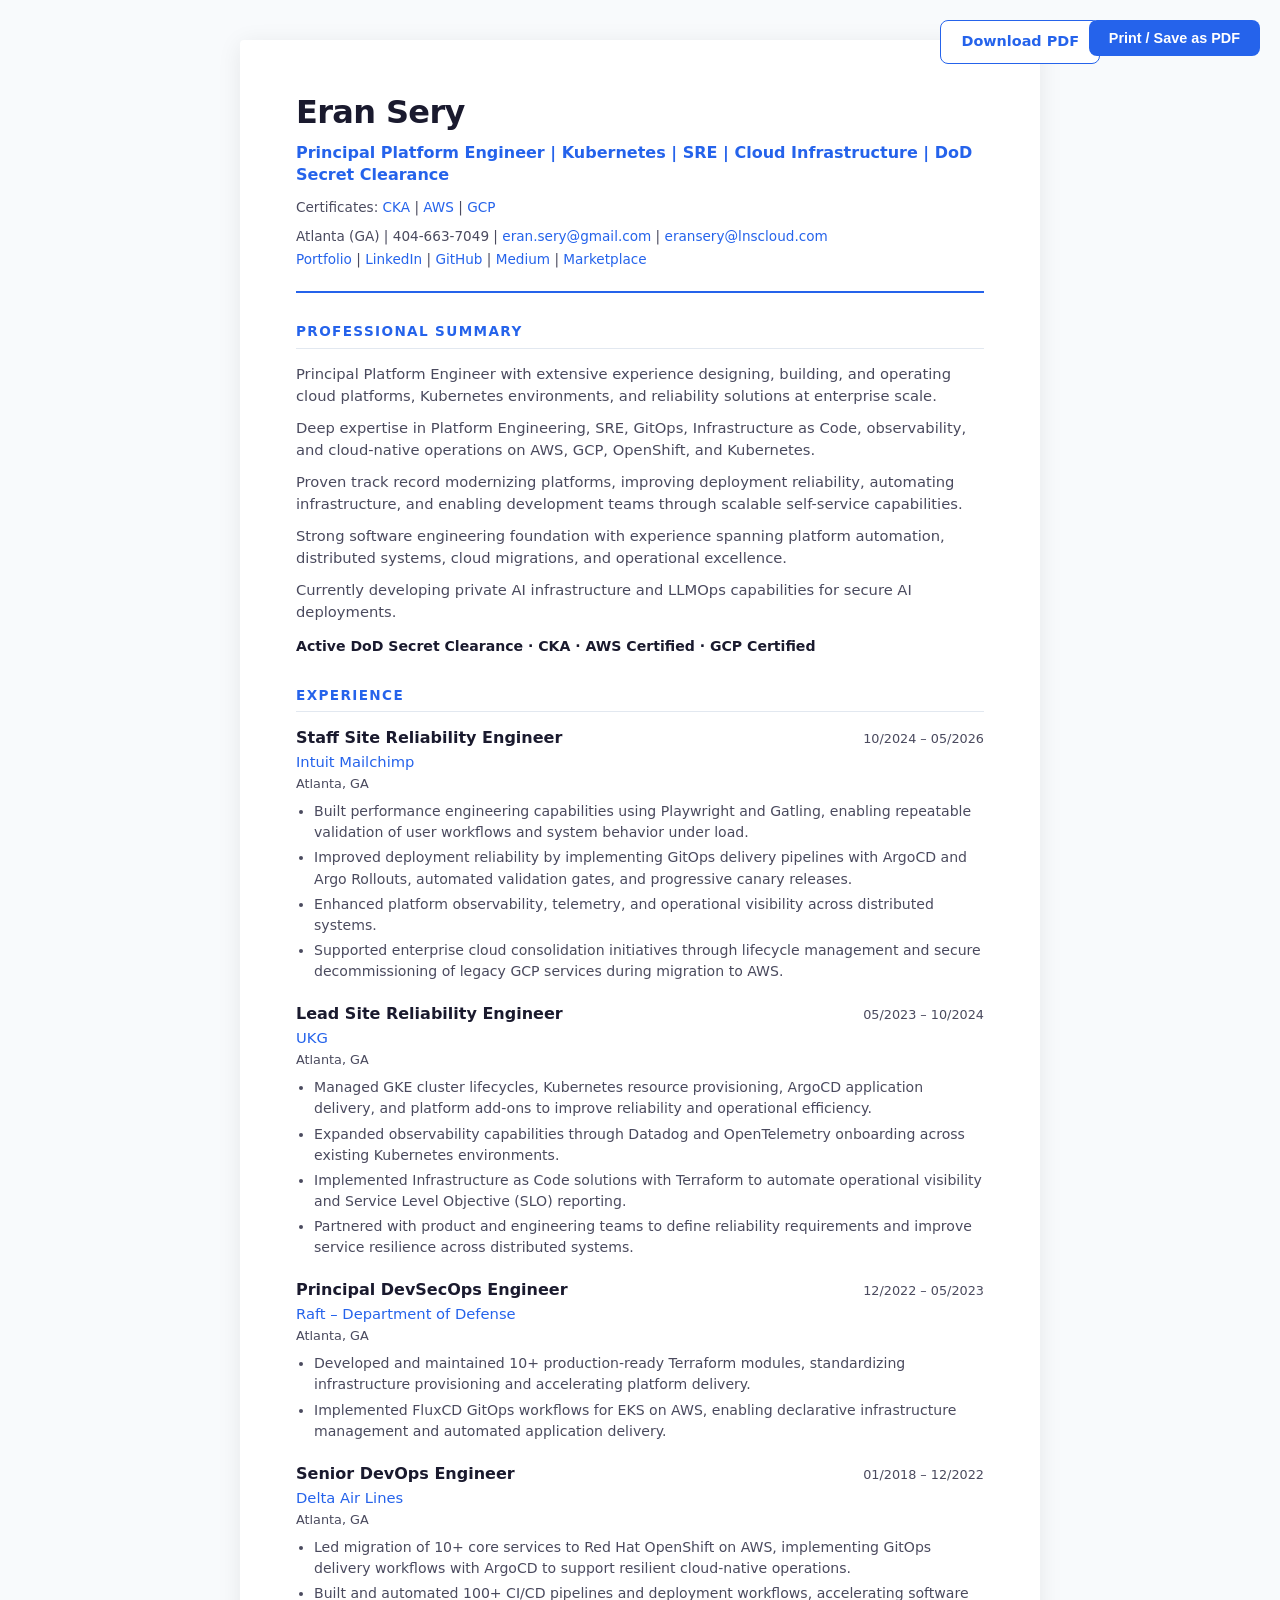
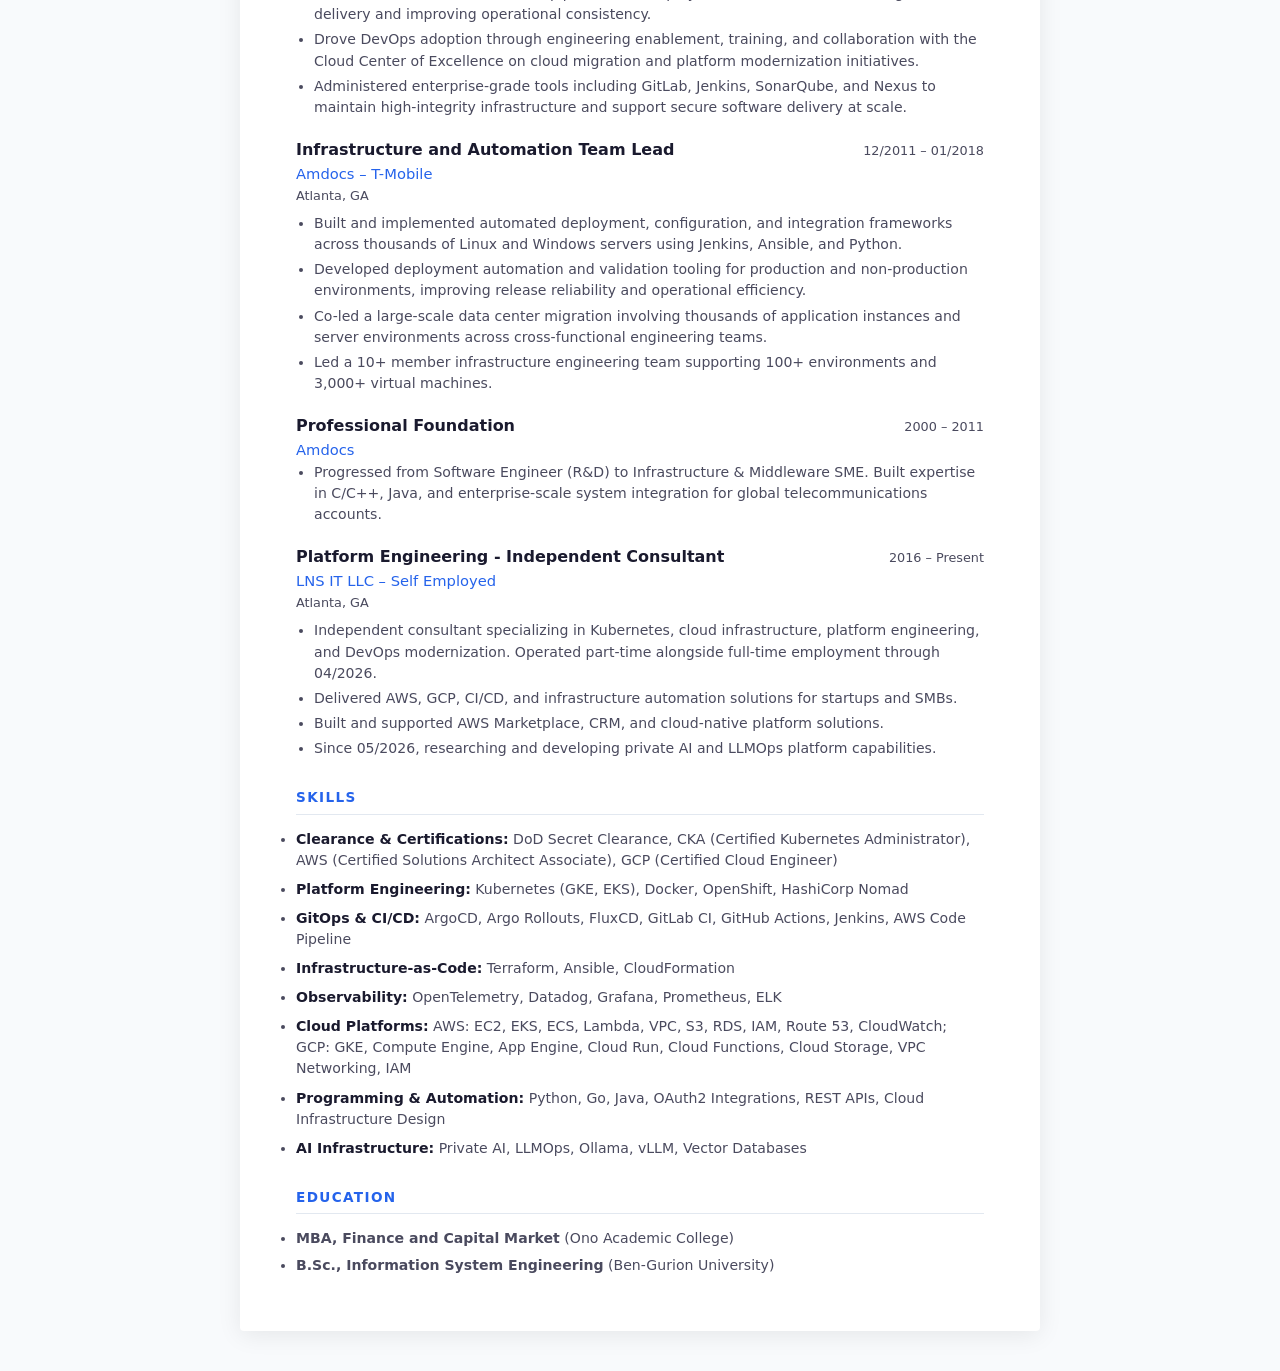
<file: assets/resume.html>
<!DOCTYPE html>
<html lang="en">
<head>
  <meta charset="UTF-8">
  <meta name="viewport" content="width=device-width, initial-scale=1.0">
  <title>Eran Sery - Resume</title>
  <style>
    :root {
      --text: #1a1a2e;
      --muted: #4a4a5e;
      --accent: #2563eb;
      --border: #e2e8f0;
    }

    * { box-sizing: border-box; margin: 0; padding: 0; }

    body {
      font-family: 'Segoe UI', system-ui, -apple-system, sans-serif;
      color: var(--text);
      line-height: 1.5;
      background: #f8fafc;
      padding: 40px 20px;
    }

    .resume {
      max-width: 800px;
      margin: 0 auto;
      background: #fff;
      padding: 48px 56px;
      box-shadow: 0 4px 24px rgba(0,0,0,0.08);
      border-radius: 4px;
    }

    .header {
      border-bottom: 2px solid var(--accent);
      padding-bottom: 20px;
      margin-bottom: 24px;
    }

    .header h1 {
      font-size: 2rem;
      font-weight: 700;
      letter-spacing: -0.02em;
    }

    .header .title {
      font-size: 1rem;
      color: var(--accent);
      font-weight: 600;
      margin: 6px 0 10px;
      line-height: 1.4;
    }

    .header .certs-line {
      font-size: 0.85rem;
      color: var(--muted);
      margin-bottom: 8px;
    }

    .header .contact {
      font-size: 0.85rem;
      color: var(--muted);
      line-height: 1.7;
    }

    .header .certs-line a { color: var(--accent); text-decoration: none; }
    .header .contact a { color: var(--accent); text-decoration: none; }

    h2 {
      font-size: 0.85rem;
      text-transform: uppercase;
      letter-spacing: 0.1em;
      color: var(--accent);
      border-bottom: 1px solid var(--border);
      padding-bottom: 6px;
      margin: 28px 0 14px;
    }

    .summary p {
      font-size: 0.92rem;
      color: var(--muted);
      margin-bottom: 10px;
    }

    .summary .badge-line {
      font-size: 0.88rem;
      color: var(--text);
      font-weight: 600;
      margin-top: 12px;
    }

    .job { margin-bottom: 20px; }

    .job-header {
      display: flex;
      justify-content: space-between;
      align-items: baseline;
      flex-wrap: wrap;
      gap: 4px;
    }

    .job h3 { font-size: 1rem; font-weight: 600; }
    .job .company { color: var(--accent); font-weight: 500; font-size: 0.92rem; }
    .job .date { font-size: 0.8rem; color: var(--muted); white-space: nowrap; }
    .job .location { font-size: 0.8rem; color: var(--muted); margin-bottom: 8px; }

    .job ul { padding-left: 18px; }
    .job li { font-size: 0.88rem; color: var(--muted); margin-bottom: 4px; }

    .skills-list { font-size: 0.88rem; color: var(--muted); }
    .skills-list li { margin-bottom: 8px; }
    .skills-list strong { color: var(--text); }

    .education li { font-size: 0.88rem; color: var(--muted); margin-bottom: 6px; }

    .print-btn {
      position: fixed;
      top: 20px;
      right: 20px;
      padding: 10px 20px;
      background: var(--accent);
      color: #fff;
      border: none;
      border-radius: 8px;
      font-size: 0.9rem;
      font-weight: 600;
      cursor: pointer;
    }

    .pdf-link {
      position: fixed;
      top: 20px;
      right: 180px;
      padding: 10px 20px;
      background: #fff;
      color: var(--accent);
      border: 1px solid var(--accent);
      border-radius: 8px;
      font-size: 0.9rem;
      font-weight: 600;
      text-decoration: none;
    }

    @media print {
      body { background: #fff; padding: 0; }
      .resume { box-shadow: none; padding: 0; max-width: 100%; }
      .print-btn, .pdf-link { display: none; }
    }

    @media (max-width: 600px) {
      .resume { padding: 28px 24px; }
      .pdf-link { display: none; }
    }
  </style>
</head>
<body>
  <a class="pdf-link" href="Eran-Sery-CV.pdf" download>Download PDF</a>
  <button class="print-btn" onclick="window.print()">Print / Save as PDF</button>

  <div class="resume">
    <header class="header">
      <h1>Eran Sery</h1>
      <p class="title">Principal Platform Engineer | Kubernetes | SRE | Cloud Infrastructure | DoD Secret Clearance</p>
      <p class="certs-line">Certificates:
        <a href="https://ti-user-certificates.s3.amazonaws.com/e0df7fbf-a057-42af-8a1f-590912be5460/aa1125d8-d1d3-4a9e-9c5d-a7ef5e0536e3-eran-sery-f05efac5-b2d0-4aaa-8f91-764eafb960f9-certificate.pdf" target="_blank" rel="noopener">CKA</a> |
        <a href="https://cp.certmetrics.com/amazon/en/public/verify/credential/XQWXBBH111EQQYWH" target="_blank" rel="noopener">AWS</a> |
        <a href="https://www.credly.com/badges/291c8fe2-0341-489e-a29c-e6bf28a44edb/public_url" target="_blank" rel="noopener">GCP</a>
      </p>
      <p class="contact">
        Atlanta (GA) | 404-663-7049 |
        <a href="mailto:eran.sery@gmail.com">eran.sery@gmail.com</a> |
        <a href="mailto:eransery@lnscloud.com">eransery@lnscloud.com</a><br>
        <a href="https://ranser102.github.io/eransery-cv/">Portfolio</a> |
        <a href="https://linkedin.com/in/eran-sery-devops-enabler">LinkedIn</a> |
        <a href="https://github.com/ranser102">GitHub</a> |
        <a href="https://eransery.medium.com">Medium</a> |
        <a href="https://github.com/marketplace?query=ranser102">Marketplace</a>
      </p>
    </header>

    <section class="summary">
      <h2>Professional Summary</h2>
      <p>Principal Platform Engineer with extensive experience designing, building, and operating cloud platforms, Kubernetes environments, and reliability solutions at enterprise scale.</p>
      <p>Deep expertise in Platform Engineering, SRE, GitOps, Infrastructure as Code, observability, and cloud-native operations on AWS, GCP, OpenShift, and Kubernetes.</p>
      <p>Proven track record modernizing platforms, improving deployment reliability, automating infrastructure, and enabling development teams through scalable self-service capabilities.</p>
      <p>Strong software engineering foundation with experience spanning platform automation, distributed systems, cloud migrations, and operational excellence.</p>
      <p>Currently developing private AI infrastructure and LLMOps capabilities for secure AI deployments.</p>
      <p class="badge-line">Active DoD Secret Clearance · CKA · AWS Certified · GCP Certified</p>
    </section>

    <section>
      <h2>Experience</h2>

      <div class="job">
        <div class="job-header">
          <div><h3>Staff Site Reliability Engineer</h3><span class="company">Intuit Mailchimp</span></div>
          <span class="date">10/2024 – 05/2026</span>
        </div>
        <p class="location">Atlanta, GA</p>
        <ul>
          <li>Built performance engineering capabilities using Playwright and Gatling, enabling repeatable validation of user workflows and system behavior under load.</li>
          <li>Improved deployment reliability by implementing GitOps delivery pipelines with ArgoCD and Argo Rollouts, automated validation gates, and progressive canary releases.</li>
          <li>Enhanced platform observability, telemetry, and operational visibility across distributed systems.</li>
          <li>Supported enterprise cloud consolidation initiatives through lifecycle management and secure decommissioning of legacy GCP services during migration to AWS.</li>
        </ul>
      </div>

      <div class="job">
        <div class="job-header">
          <div><h3>Lead Site Reliability Engineer</h3><span class="company">UKG</span></div>
          <span class="date">05/2023 – 10/2024</span>
        </div>
        <p class="location">Atlanta, GA</p>
        <ul>
          <li>Managed GKE cluster lifecycles, Kubernetes resource provisioning, ArgoCD application delivery, and platform add-ons to improve reliability and operational efficiency.</li>
          <li>Expanded observability capabilities through Datadog and OpenTelemetry onboarding across existing Kubernetes environments.</li>
          <li>Implemented Infrastructure as Code solutions with Terraform to automate operational visibility and Service Level Objective (SLO) reporting.</li>
          <li>Partnered with product and engineering teams to define reliability requirements and improve service resilience across distributed systems.</li>
        </ul>
      </div>

      <div class="job">
        <div class="job-header">
          <div><h3>Principal DevSecOps Engineer</h3><span class="company">Raft – Department of Defense</span></div>
          <span class="date">12/2022 – 05/2023</span>
        </div>
        <p class="location">Atlanta, GA</p>
        <ul>
          <li>Developed and maintained 10+ production-ready Terraform modules, standardizing infrastructure provisioning and accelerating platform delivery.</li>
          <li>Implemented FluxCD GitOps workflows for EKS on AWS, enabling declarative infrastructure management and automated application delivery.</li>
        </ul>
      </div>

      <div class="job">
        <div class="job-header">
          <div><h3>Senior DevOps Engineer</h3><span class="company">Delta Air Lines</span></div>
          <span class="date">01/2018 – 12/2022</span>
        </div>
        <p class="location">Atlanta, GA</p>
        <ul>
          <li>Led migration of 10+ core services to Red Hat OpenShift on AWS, implementing GitOps delivery workflows with ArgoCD to support resilient cloud-native operations.</li>
          <li>Built and automated 100+ CI/CD pipelines and deployment workflows, accelerating software delivery and improving operational consistency.</li>
          <li>Drove DevOps adoption through engineering enablement, training, and collaboration with the Cloud Center of Excellence on cloud migration and platform modernization initiatives.</li>
          <li>Administered enterprise-grade tools including GitLab, Jenkins, SonarQube, and Nexus to maintain high-integrity infrastructure and support secure software delivery at scale.</li>
        </ul>
      </div>

      <div class="job">
        <div class="job-header">
          <div><h3>Infrastructure and Automation Team Lead</h3><span class="company">Amdocs – T-Mobile</span></div>
          <span class="date">12/2011 – 01/2018</span>
        </div>
        <p class="location">Atlanta, GA</p>
        <ul>
          <li>Built and implemented automated deployment, configuration, and integration frameworks across thousands of Linux and Windows servers using Jenkins, Ansible, and Python.</li>
          <li>Developed deployment automation and validation tooling for production and non-production environments, improving release reliability and operational efficiency.</li>
          <li>Co-led a large-scale data center migration involving thousands of application instances and server environments across cross-functional engineering teams.</li>
          <li>Led a 10+ member infrastructure engineering team supporting 100+ environments and 3,000+ virtual machines.</li>
        </ul>
      </div>

      <div class="job">
        <div class="job-header">
          <div><h3>Professional Foundation</h3><span class="company">Amdocs</span></div>
          <span class="date">2000 – 2011</span>
        </div>
        <ul>
          <li>Progressed from Software Engineer (R&amp;D) to Infrastructure &amp; Middleware SME. Built expertise in C/C++, Java, and enterprise-scale system integration for global telecommunications accounts.</li>
        </ul>
      </div>

      <div class="job">
        <div class="job-header">
          <div><h3>Platform Engineering - Independent Consultant</h3><span class="company">LNS IT LLC – Self Employed</span></div>
          <span class="date">2016 – Present</span>
        </div>
        <p class="location">Atlanta, GA</p>
        <ul>
          <li>Independent consultant specializing in Kubernetes, cloud infrastructure, platform engineering, and DevOps modernization. Operated part-time alongside full-time employment through 04/2026.</li>
          <li>Delivered AWS, GCP, CI/CD, and infrastructure automation solutions for startups and SMBs.</li>
          <li>Built and supported AWS Marketplace, CRM, and cloud-native platform solutions.</li>
          <li>Since 05/2026, researching and developing private AI and LLMOps platform capabilities.</li>
        </ul>
      </div>
    </section>

    <section>
      <h2>Skills</h2>
      <ul class="skills-list">
        <li><strong>Clearance &amp; Certifications:</strong> DoD Secret Clearance, CKA (Certified Kubernetes Administrator), AWS (Certified Solutions Architect Associate), GCP (Certified Cloud Engineer)</li>
        <li><strong>Platform Engineering:</strong> Kubernetes (GKE, EKS), Docker, OpenShift, HashiCorp Nomad</li>
        <li><strong>GitOps &amp; CI/CD:</strong> ArgoCD, Argo Rollouts, FluxCD, GitLab CI, GitHub Actions, Jenkins, AWS Code Pipeline</li>
        <li><strong>Infrastructure-as-Code:</strong> Terraform, Ansible, CloudFormation</li>
        <li><strong>Observability:</strong> OpenTelemetry, Datadog, Grafana, Prometheus, ELK</li>
        <li><strong>Cloud Platforms:</strong> AWS: EC2, EKS, ECS, Lambda, VPC, S3, RDS, IAM, Route 53, CloudWatch; GCP: GKE, Compute Engine, App Engine, Cloud Run, Cloud Functions, Cloud Storage, VPC Networking, IAM</li>
        <li><strong>Programming &amp; Automation:</strong> Python, Go, Java, OAuth2 Integrations, REST APIs, Cloud Infrastructure Design</li>
        <li><strong>AI Infrastructure:</strong> Private AI, LLMOps, Ollama, vLLM, Vector Databases</li>
      </ul>
    </section>

    <section>
      <h2>Education</h2>
      <ul class="education">
        <li><strong>MBA, Finance and Capital Market</strong> (Ono Academic College)</li>
        <li><strong>B.Sc., Information System Engineering</strong> (Ben-Gurion University)</li>
      </ul>
    </section>
  </div>
</body>
</html>
</file>
<file: styles.css>
/* ==========================================================================
   Eran Sery Portfolio - Dark theme, responsive
   ========================================================================== */

:root {
  --bg: #0a0a0f;
  --bg-alt: #111118;
  --bg-card: #16161f;
  --bg-card-hover: #1c1c28;
  --border: rgba(255, 255, 255, 0.08);
  --border-accent: rgba(99, 179, 237, 0.25);
  --text: #f5f6fc;
  --text-muted: #c5c6d8;
  --text-dim: #9ea0b8;
  --accent: #63b3ed;
  --accent-2: #7c6ff7;
  --accent-glow: rgba(99, 179, 237, 0.15);
  --success: #68d391;
  --info: #90cdf4;
  --font-sans: 'Inter', system-ui, -apple-system, sans-serif;
  --font-mono: 'JetBrains Mono', 'Fira Code', monospace;
  --radius: 12px;
  --radius-lg: 20px;
  --shadow: 0 4px 24px rgba(0, 0, 0, 0.4);
  --header-h: 72px;
  --transition: 0.25s cubic-bezier(0.4, 0, 0.2, 1);
}

*, *::before, *::after {
  box-sizing: border-box;
  margin: 0;
  padding: 0;
}

html {
  scroll-behavior: smooth;
  scroll-padding-top: var(--header-h);
}

body {
  font-family: var(--font-sans);
  background: var(--bg);
  color: var(--text);
  font-weight: 500;
  line-height: 1.6;
  overflow-x: hidden;
  -webkit-font-smoothing: antialiased;
}

a {
  color: var(--accent);
  text-decoration: none;
  transition: color var(--transition);
}

a:hover {
  color: #90cdf4;
}

img, svg {
  display: block;
  max-width: 100%;
}

ul {
  list-style: none;
}

strong {
  color: #ffffff;
  font-weight: 700;
}

/* Background effects */
.bg-grid {
  position: fixed;
  inset: 0;
  background-image:
    linear-gradient(rgba(255, 255, 255, 0.03) 1px, transparent 1px),
    linear-gradient(90deg, rgba(255, 255, 255, 0.03) 1px, transparent 1px);
  background-size: 64px 64px;
  mask-image: radial-gradient(ellipse 80% 60% at 50% 0%, black, transparent);
  pointer-events: none;
  z-index: 0;
}

.bg-glow {
  position: fixed;
  border-radius: 50%;
  filter: blur(120px);
  pointer-events: none;
  z-index: 0;
}

.bg-glow--1 {
  width: 600px;
  height: 600px;
  background: rgba(99, 179, 237, 0.08);
  top: -200px;
  right: -100px;
}

.bg-glow--2 {
  width: 500px;
  height: 500px;
  background: rgba(124, 111, 247, 0.06);
  bottom: 20%;
  left: -150px;
}

/* Layout */
.container {
  width: min(1120px, 92vw);
  margin: 0 auto;
  position: relative;
  z-index: 1;
}

.section {
  padding: 100px 0;
}

.section--alt {
  background: var(--bg-alt);
}

.section__header {
  margin-bottom: 56px;
}

.section__label {
  display: inline-block;
  font-family: var(--font-mono);
  font-size: 0.8rem;
  font-weight: 600;
  color: var(--accent);
  letter-spacing: 0.08em;
  text-transform: uppercase;
  margin-bottom: 12px;
}

.section__title {
  font-size: clamp(1.75rem, 4vw, 2.5rem);
  font-weight: 700;
  letter-spacing: -0.02em;
  line-height: 1.2;
  color: #ffffff;
}

/* Header / Nav */
.header {
  position: fixed;
  top: 0;
  left: 0;
  right: 0;
  height: var(--header-h);
  z-index: 100;
  transition: background var(--transition), backdrop-filter var(--transition), border-color var(--transition);
  border-bottom: 1px solid transparent;
}

.header--scrolled {
  background: rgba(10, 10, 15, 0.85);
  backdrop-filter: blur(16px);
  border-bottom-color: var(--border);
}

.nav {
  display: flex;
  align-items: center;
  justify-content: space-between;
  height: 100%;
}

.nav__logo {
  font-family: var(--font-mono);
  font-weight: 700;
  font-size: 1.1rem;
  color: var(--text);
  background: linear-gradient(135deg, var(--accent), var(--accent-2));
  -webkit-background-clip: text;
  -webkit-text-fill-color: transparent;
  background-clip: text;
}

.nav__links {
  display: flex;
  align-items: center;
  gap: 8px;
}

.nav__links a {
  color: var(--text-muted);
  font-size: 0.875rem;
  font-weight: 600;
  padding: 8px 14px;
  border-radius: 8px;
  transition: color var(--transition), background var(--transition);
}

.nav__links a:hover,
.nav__links a.active {
  color: #ffffff;
  background: rgba(255, 255, 255, 0.05);
}

.nav__cta {
  background: rgba(99, 179, 237, 0.12) !important;
  color: var(--accent) !important;
  border: 1px solid var(--border-accent);
}

.nav__cta:hover {
  background: rgba(99, 179, 237, 0.2) !important;
}

.nav__toggle {
  display: none;
  flex-direction: column;
  gap: 5px;
  background: none;
  border: none;
  cursor: pointer;
  padding: 8px;
}

.nav__toggle span {
  display: block;
  width: 22px;
  height: 2px;
  background: var(--text);
  border-radius: 2px;
  transition: transform var(--transition), opacity var(--transition);
}

.nav__toggle.open span:nth-child(1) {
  transform: translateY(7px) rotate(45deg);
}

.nav__toggle.open span:nth-child(2) {
  opacity: 0;
}

.nav__toggle.open span:nth-child(3) {
  transform: translateY(-7px) rotate(-45deg);
}

/* Buttons */
.btn {
  display: inline-flex;
  align-items: center;
  gap: 8px;
  padding: 12px 24px;
  border-radius: 10px;
  font-size: 0.9rem;
  font-weight: 600;
  font-family: var(--font-sans);
  cursor: pointer;
  border: none;
  transition: all var(--transition);
  text-decoration: none;
}

.btn--primary {
  background: linear-gradient(135deg, var(--accent), #4a9fd4);
  color: #0a0a0f;
  box-shadow: 0 4px 20px rgba(99, 179, 237, 0.3);
}

.btn--primary:hover {
  transform: translateY(-2px);
  box-shadow: 0 6px 28px rgba(99, 179, 237, 0.4);
  color: #0a0a0f;
}

.btn--ghost {
  background: transparent;
  color: var(--text);
  border: 1px solid var(--border);
}

.btn--ghost:hover {
  border-color: var(--border-accent);
  background: rgba(255, 255, 255, 0.04);
  color: var(--text);
}

.btn--full {
  width: 100%;
  justify-content: center;
}

/* Hero */
.hero {
  min-height: 100vh;
  display: flex;
  align-items: center;
  position: relative;
  padding-top: var(--header-h);
}

.hero__inner {
  display: grid;
  grid-template-columns: 1fr 1fr;
  gap: 60px;
  align-items: center;
  padding: 60px 0 80px;
}

.hero__eyebrow {
  display: inline-flex;
  align-items: center;
  gap: 8px;
  font-size: 0.85rem;
  font-weight: 500;
  color: var(--text-muted);
  margin-bottom: 20px;
  padding: 6px 14px;
  background: rgba(255, 255, 255, 0.04);
  border: 1px solid var(--border);
  border-radius: 100px;
}

.status-dot {
  width: 8px;
  height: 8px;
  background: var(--success);
  border-radius: 50%;
  animation: pulse 2s infinite;
}

@keyframes pulse {
  0%, 100% { opacity: 1; }
  50% { opacity: 0.4; }
}

.hero__title {
  font-size: clamp(3rem, 7vw, 4.5rem);
  font-weight: 800;
  letter-spacing: -0.03em;
  line-height: 1.05;
  background: linear-gradient(135deg, #ffffff 45%, var(--accent) 100%);
  -webkit-background-clip: text;
  -webkit-text-fill-color: transparent;
  background-clip: text;
  margin-bottom: 8px;
}

.hero__subtitle {
  font-size: clamp(1.25rem, 3vw, 1.75rem);
  color: var(--accent);
  font-weight: 700;
  margin-bottom: 20px;
}

.hero__tagline {
  font-size: 1.1rem;
  color: var(--text-muted);
  font-weight: 500;
  max-width: 480px;
  margin-bottom: 28px;
  line-height: 1.7;
}

.hero__focus {
  display: flex;
  flex-wrap: wrap;
  gap: 8px;
  margin-bottom: 36px;
}

.hero__focus span {
  font-size: 0.8rem;
  font-family: var(--font-mono);
  padding: 6px 12px;
  background: rgba(99, 179, 237, 0.08);
  border: 1px solid var(--border-accent);
  border-radius: 6px;
  color: var(--accent);
}

.hero__actions {
  display: flex;
  flex-wrap: wrap;
  gap: 12px;
  margin-bottom: 36px;
}

.hero__social {
  display: flex;
  gap: 16px;
}

.hero__social a {
  color: var(--text-muted);
  transition: color var(--transition), transform var(--transition);
}

.hero__social a:hover {
  color: var(--accent);
  transform: translateY(-2px);
}

.hero__social svg {
  width: 22px;
  height: 22px;
}

/* Terminal */
.terminal {
  background: var(--bg-card);
  border: 1px solid var(--border);
  border-radius: var(--radius-lg);
  overflow: hidden;
  box-shadow: var(--shadow);
}

.terminal__bar {
  display: flex;
  gap: 8px;
  padding: 14px 18px;
  background: rgba(0, 0, 0, 0.3);
  border-bottom: 1px solid var(--border);
}

.terminal__bar span {
  width: 12px;
  height: 12px;
  border-radius: 50%;
  background: var(--text-dim);
}

.terminal__bar span:nth-child(1) { background: #ff5f57; }
.terminal__bar span:nth-child(2) { background: #febc2e; }
.terminal__bar span:nth-child(3) { background: #28c840; }

.terminal__body {
  padding: 24px;
  font-family: var(--font-mono);
  font-size: 0.8rem;
  font-weight: 500;
  line-height: 1.8;
  overflow-x: auto;
  color: var(--text-muted);
}

.t-prompt { color: var(--accent); }
.t-ok { color: var(--success); }
.t-info { color: var(--info); }

.hero__scroll {
  position: absolute;
  bottom: 32px;
  left: 50%;
  transform: translateX(-50%);
  display: flex;
  flex-direction: column;
  align-items: center;
  gap: 6px;
  color: var(--text-dim);
  font-size: 0.75rem;
  font-family: var(--font-mono);
  animation: bounce 2s infinite;
}

.hero__scroll svg {
  width: 18px;
  height: 18px;
}

@keyframes bounce {
  0%, 100% { transform: translateX(-50%) translateY(0); }
  50% { transform: translateX(-50%) translateY(6px); }
}

/* About */
.about__grid {
  display: grid;
  grid-template-columns: 1.2fr 1fr;
  gap: 48px;
  margin-bottom: 48px;
}

.about__text p {
  color: var(--text-muted);
  margin-bottom: 16px;
  font-size: 1.05rem;
  font-weight: 500;
}

.about__stats {
  display: grid;
  grid-template-columns: repeat(3, 1fr);
  gap: 16px;
}

.stat-card__value--text {
  font-size: 1.15rem;
  line-height: 1.3;
}

.stat-card {
  background: var(--bg-card);
  border: 1px solid var(--border);
  border-radius: var(--radius);
  padding: 24px;
  text-align: center;
  transition: border-color var(--transition), transform var(--transition);
}

.stat-card:hover {
  border-color: var(--border-accent);
  transform: translateY(-2px);
}

.stat-card__value {
  display: block;
  font-size: 1.75rem;
  font-weight: 700;
  color: var(--accent);
  margin-bottom: 4px;
}

.stat-card__label {
  font-size: 0.8rem;
  font-weight: 500;
  color: var(--text-muted);
}

.about__education h3 {
  font-size: 1.1rem;
  margin-bottom: 16px;
  font-weight: 700;
  color: #ffffff;
}

.about__education li {
  color: var(--text-muted);
  padding: 10px 0;
  border-bottom: 1px solid var(--border);
  font-size: 0.95rem;
  font-weight: 500;
}

.about__education li:last-child {
  border-bottom: none;
}

.about__focus {
  margin-bottom: 48px;
}

.about__focus h3 {
  font-size: 1.1rem;
  margin-bottom: 16px;
  font-weight: 700;
  color: #ffffff;
}

.about__focus li {
  position: relative;
  padding-left: 18px;
  color: var(--text-muted);
  font-size: 0.95rem;
  font-weight: 500;
  margin-bottom: 10px;
  line-height: 1.5;
}

.about__focus li::before {
  content: '▸';
  position: absolute;
  left: 0;
  color: var(--accent);
  font-size: 0.75rem;
}

.about__focus li:last-child {
  margin-bottom: 0;
}

/* Summary cards */
.summary__grid {
  display: grid;
  grid-template-columns: repeat(3, 1fr);
  gap: 20px;
}

.summary-card {
  background: var(--bg-card);
  border: 1px solid var(--border);
  border-radius: var(--radius);
  padding: 28px;
  transition: border-color var(--transition), transform var(--transition), box-shadow var(--transition);
}

.summary-card:hover {
  border-color: var(--border-accent);
  transform: translateY(-4px);
  box-shadow: 0 8px 32px rgba(0, 0, 0, 0.3);
}

.summary-card__icon {
  font-size: 1.5rem;
  margin-bottom: 16px;
}

.summary-card h3 {
  font-size: 1.05rem;
  margin-bottom: 10px;
  font-weight: 700;
  color: #ffffff;
}

.summary-card p {
  font-size: 0.9rem;
  color: var(--text-muted);
  font-weight: 500;
  line-height: 1.65;
}

/* Timeline / Experience */
.timeline {
  position: relative;
  padding-left: 32px;
}

.timeline::before {
  content: '';
  position: absolute;
  left: 7px;
  top: 8px;
  bottom: 8px;
  width: 2px;
  background: linear-gradient(to bottom, var(--accent), var(--accent-2), transparent);
}

.exp-card {
  position: relative;
  margin-bottom: 32px;
}

.exp-card:last-child {
  margin-bottom: 0;
}

.exp-card__marker {
  position: absolute;
  left: -32px;
  top: 28px;
  width: 16px;
  height: 16px;
  border-radius: 50%;
  background: var(--bg);
  border: 2px solid var(--accent);
  box-shadow: 0 0 12px var(--accent-glow);
}

.exp-card__content {
  background: var(--bg-card);
  border: 1px solid var(--border);
  border-radius: var(--radius-lg);
  padding: 28px 32px;
  transition: border-color var(--transition);
}

.exp-card__content:hover {
  border-color: var(--border-accent);
}

.exp-card__header {
  display: flex;
  justify-content: space-between;
  align-items: flex-start;
  gap: 16px;
  margin-bottom: 6px;
}

.exp-card__header h3 {
  font-size: 1.15rem;
  font-weight: 700;
  color: #ffffff;
}

.exp-card__company {
  color: var(--accent);
  font-weight: 500;
  font-size: 0.95rem;
  margin-top: 2px;
}

.exp-card__date {
  font-family: var(--font-mono);
  font-size: 0.8rem;
  color: var(--text-dim);
  white-space: nowrap;
  padding: 4px 10px;
  background: rgba(255, 255, 255, 0.04);
  border-radius: 6px;
}

.exp-card__location {
  font-size: 0.85rem;
  color: var(--text-dim);
  margin-bottom: 16px;
}

.exp-card ul {
  margin-bottom: 20px;
}

.exp-card li {
  position: relative;
  padding-left: 18px;
  color: var(--text-muted);
  font-size: 0.92rem;
  font-weight: 500;
  margin-bottom: 8px;
  line-height: 1.6;
}

.exp-card li::before {
  content: '▸';
  position: absolute;
  left: 0;
  color: var(--accent);
  font-size: 0.75rem;
}

.exp-card__tags {
  display: flex;
  flex-wrap: wrap;
  gap: 6px;
}

.exp-card__tags span {
  font-size: 0.75rem;
  font-family: var(--font-mono);
  font-weight: 500;
  padding: 4px 10px;
  background: rgba(255, 255, 255, 0.04);
  border: 1px solid var(--border);
  border-radius: 6px;
  color: var(--text-muted);
}

/* Skills */
.skills__highlight {
  display: flex;
  flex-wrap: wrap;
  gap: 10px;
  margin-bottom: 40px;
  justify-content: center;
}

.skill-pill {
  font-size: 0.85rem;
  font-weight: 600;
  padding: 8px 16px;
  border-radius: 100px;
  background: rgba(255, 255, 255, 0.04);
  border: 1px solid var(--border);
  color: var(--text-muted);
}

.skill-pill--featured {
  background: linear-gradient(135deg, rgba(99, 179, 237, 0.15), rgba(124, 111, 247, 0.1));
  border-color: var(--border-accent);
  color: var(--accent);
  font-weight: 600;
}

.skills__grid {
  display: grid;
  grid-template-columns: repeat(4, 1fr);
  gap: 20px;
}

.skills-group {
  background: var(--bg-card);
  border: 1px solid var(--border);
  border-radius: var(--radius);
  padding: 24px;
}

.skills-group h3 {
  font-size: 0.9rem;
  margin-bottom: 14px;
  font-weight: 700;
  color: #ffffff;
}

.skills-group__tags {
  display: flex;
  flex-wrap: wrap;
  gap: 6px;
}

.skills-group__tags span {
  font-size: 0.75rem;
  font-weight: 500;
  padding: 4px 10px;
  background: rgba(255, 255, 255, 0.04);
  border-radius: 6px;
  color: var(--text-muted);
}

/* Certifications */
.certs__grid {
  display: grid;
  grid-template-columns: repeat(3, 1fr);
  gap: 20px;
}

.cert-card {
  background: var(--bg-card);
  border: 1px solid var(--border);
  border-radius: var(--radius);
  padding: 28px;
  transition: border-color var(--transition), transform var(--transition);
}

.cert-card:hover {
  border-color: var(--border-accent);
  transform: translateY(-2px);
}

.cert-card--primary {
  border-color: var(--border-accent);
  background: linear-gradient(135deg, rgba(99, 179, 237, 0.06), var(--bg-card));
}

.cert-card__badge {
  display: inline-block;
  font-family: var(--font-mono);
  font-size: 0.7rem;
  font-weight: 600;
  padding: 4px 10px;
  background: rgba(99, 179, 237, 0.12);
  color: var(--accent);
  border-radius: 6px;
  margin-bottom: 14px;
}

.cert-card h3 {
  font-size: 1rem;
  margin-bottom: 6px;
  line-height: 1.4;
  font-weight: 700;
  color: #ffffff;
}

.cert-card p {
  font-size: 0.85rem;
  color: var(--text-muted);
  font-weight: 500;
  margin-bottom: 12px;
}

.cert-card__date {
  display: block;
  font-family: var(--font-mono);
  font-size: 0.75rem;
  color: var(--text-dim);
  margin-bottom: 12px;
}

.cert-card__link {
  font-size: 0.85rem;
  font-weight: 500;
}

/* Projects */
.projects__grid {
  display: grid;
  grid-template-columns: repeat(auto-fill, minmax(300px, 1fr));
  gap: 20px;
}

.project-card {
  background: var(--bg-card);
  border: 1px solid var(--border);
  border-radius: var(--radius);
  padding: 28px;
  display: flex;
  flex-direction: column;
  transition: border-color var(--transition), transform var(--transition);
}

.project-card:hover {
  border-color: var(--border-accent);
  transform: translateY(-4px);
}

.project-card--lab {
  grid-column: 1 / -1;
  border-style: dashed;
  border-color: rgba(246, 196, 83, 0.22);
  background: rgba(246, 196, 83, 0.03);
}

.project-card--lab:hover {
  transform: none;
  border-color: rgba(246, 196, 83, 0.38);
}

.project-card__title-group {
  flex: 1;
  min-width: 0;
  padding-right: 12px;
}

.project-card__badge {
  display: inline-block;
  font-size: 0.65rem;
  font-family: var(--font-mono);
  font-weight: 600;
  text-transform: uppercase;
  letter-spacing: 0.04em;
  padding: 3px 8px;
  border-radius: 4px;
  background: rgba(246, 196, 83, 0.12);
  color: #f6c453;
  margin-bottom: 8px;
}

.project-card--lab .project-card__title-group h3 {
  font-family: var(--font-sans);
  font-size: 1.05rem;
  line-height: 1.35;
  font-weight: 700;
  color: #ffffff;
}

.project-card__lab-note {
  font-size: 0.8rem;
  font-style: italic;
  color: var(--text-dim);
  margin-bottom: 12px;
}

.project-card__highlights {
  list-style: none;
  margin-bottom: 16px;
}

.project-card__highlights li {
  position: relative;
  padding-left: 14px;
  font-size: 0.85rem;
  font-weight: 500;
  color: var(--text-muted);
  margin-bottom: 6px;
  line-height: 1.5;
}

.project-card__highlights li::before {
  content: '·';
  position: absolute;
  left: 0;
  color: var(--accent);
}

.project-card__tags .tag--wip {
  background: rgba(246, 196, 83, 0.12);
  color: #f6c453;
  border: 1px solid rgba(246, 196, 83, 0.2);
}

.project-card__header {
  display: flex;
  justify-content: space-between;
  align-items: flex-start;
  margin-bottom: 12px;
}

.project-card__header h3 {
  font-size: 1rem;
  font-family: var(--font-mono);
  color: var(--accent);
}

.project-card__header a {
  color: var(--text-dim);
  transition: color var(--transition);
}

.project-card__header a:hover {
  color: var(--text);
}

.project-card p {
  font-size: 0.9rem;
  color: var(--text-muted);
  font-weight: 500;
  flex: 1;
  margin-bottom: 16px;
  line-height: 1.6;
}

.project-card__tags {
  display: flex;
  flex-wrap: wrap;
  gap: 6px;
}

.project-card__tags span {
  font-size: 0.7rem;
  font-weight: 500;
  padding: 3px 8px;
  background: rgba(255, 255, 255, 0.04);
  border-radius: 4px;
  color: var(--text-muted);
}

/* Resume */
.resume__card {
  display: flex;
  justify-content: space-between;
  align-items: center;
  gap: 40px;
  background: var(--bg-card);
  border: 1px solid var(--border);
  border-radius: var(--radius-lg);
  padding: 40px 48px;
}

.resume__info h3 {
  font-size: 1.25rem;
  margin-bottom: 10px;
  font-weight: 700;
  color: #ffffff;
}

.resume__info p {
  color: var(--text-muted);
  font-weight: 500;
  margin-bottom: 16px;
}

.resume__meta li {
  color: var(--text-muted);
  font-size: 0.9rem;
  font-weight: 500;
  padding: 4px 0;
}

.resume__meta li::before {
  content: '✓ ';
  color: var(--success);
}

.resume__actions {
  display: flex;
  flex-direction: column;
  gap: 12px;
  flex-shrink: 0;
}

/* Contact */
.contact__grid {
  display: grid;
  grid-template-columns: 1fr 1fr;
  gap: 48px;
}

.contact__text p {
  color: var(--text-muted);
  font-size: 1.05rem;
  font-weight: 500;
  margin-bottom: 32px;
  line-height: 1.7;
}

.contact__links {
  display: flex;
  flex-direction: column;
  gap: 16px;
}

.contact__link {
  display: flex;
  align-items: center;
  gap: 16px;
  padding: 16px 20px;
  background: var(--bg-card);
  border: 1px solid var(--border);
  border-radius: var(--radius);
  color: var(--text);
  transition: border-color var(--transition), transform var(--transition);
}

.contact__link:hover {
  border-color: var(--border-accent);
  transform: translateX(4px);
  color: var(--text);
}

.contact__link span {
  display: flex;
  flex-direction: column;
  font-size: 0.85rem;
  color: var(--text-muted);
}

.contact__link strong {
  color: #ffffff;
  font-size: 0.95rem;
  font-weight: 700;
}

.contact__form {
  background: var(--bg-card);
  border: 1px solid var(--border);
  border-radius: var(--radius-lg);
  padding: 32px;
}

.form-group {
  margin-bottom: 20px;
}

.form-group label {
  display: block;
  font-size: 0.85rem;
  font-weight: 600;
  margin-bottom: 8px;
  color: var(--text-muted);
}

.form-group input,
.form-group textarea {
  width: 100%;
  padding: 12px 16px;
  background: var(--bg);
  border: 1px solid var(--border);
  border-radius: 8px;
  color: var(--text);
  font-family: var(--font-sans);
  font-size: 0.9rem;
  font-weight: 500;
  transition: border-color var(--transition);
  resize: vertical;
}

.form-group input:focus,
.form-group textarea:focus {
  outline: none;
  border-color: var(--accent);
}

.form-group input::placeholder,
.form-group textarea::placeholder {
  color: var(--text-dim);
}

/* Footer */
.footer {
  padding: 32px 0;
  border-top: 1px solid var(--border);
}

.footer__inner {
  display: flex;
  justify-content: space-between;
  align-items: center;
}

.footer p {
  font-size: 0.85rem;
  font-weight: 500;
  color: var(--text-muted);
}

.footer__top {
  font-size: 0.85rem;
  color: var(--text-muted);
}

/* Scroll reveal */
.reveal {
  opacity: 0;
  transform: translateY(24px);
  transition: opacity 0.6s ease, transform 0.6s ease;
}

.reveal.visible {
  opacity: 1;
  transform: translateY(0);
}

/* Responsive */
@media (max-width: 1024px) {
  .hero__inner {
    grid-template-columns: 1fr;
    gap: 40px;
  }

  .hero__terminal {
    max-width: 560px;
  }

  .summary__grid {
    grid-template-columns: repeat(2, 1fr);
  }

  .skills__grid {
    grid-template-columns: repeat(2, 1fr);
  }

  .certs__grid,
  .projects__grid {
    grid-template-columns: repeat(2, 1fr);
  }
}

@media (max-width: 768px) {
  .section {
    padding: 72px 0;
  }

  .nav__toggle {
    display: flex;
  }

  .nav__links {
    position: fixed;
    top: var(--header-h);
    left: 0;
    right: 0;
    background: rgba(10, 10, 15, 0.95);
    backdrop-filter: blur(16px);
    flex-direction: column;
    padding: 20px;
    gap: 4px;
    border-bottom: 1px solid var(--border);
    transform: translateY(-120%);
    opacity: 0;
    transition: transform var(--transition), opacity var(--transition);
    pointer-events: none;
  }

  .nav__links.open {
    transform: translateY(0);
    opacity: 1;
    pointer-events: auto;
  }

  .nav__links a {
    width: 100%;
    text-align: center;
    padding: 12px;
  }

  .about__grid {
    grid-template-columns: 1fr;
  }

  .summary__grid {
    grid-template-columns: 1fr;
  }

  .exp-card__header {
    flex-direction: column;
  }

  .skills__grid {
    grid-template-columns: 1fr;
  }

  .certs__grid,
  .projects__grid {
    grid-template-columns: 1fr;
  }

  .resume__card {
    flex-direction: column;
    padding: 28px;
    text-align: center;
  }

  .resume__actions {
    width: 100%;
  }

  .contact__grid {
    grid-template-columns: 1fr;
  }

  .footer__inner {
    flex-direction: column;
    gap: 12px;
    text-align: center;
  }

  .hero__scroll {
    display: none;
  }
}

@media (max-width: 480px) {
  .hero__actions {
    flex-direction: column;
  }

  .hero__actions .btn {
    width: 100%;
    justify-content: center;
  }

  .about__stats {
    grid-template-columns: 1fr;
  }
}

@media (prefers-reduced-motion: reduce) {
  html {
    scroll-behavior: auto;
  }

  .reveal {
    opacity: 1;
    transform: none;
    transition: none;
  }

  .status-dot,
  .hero__scroll {
    animation: none;
  }
}
</file>
